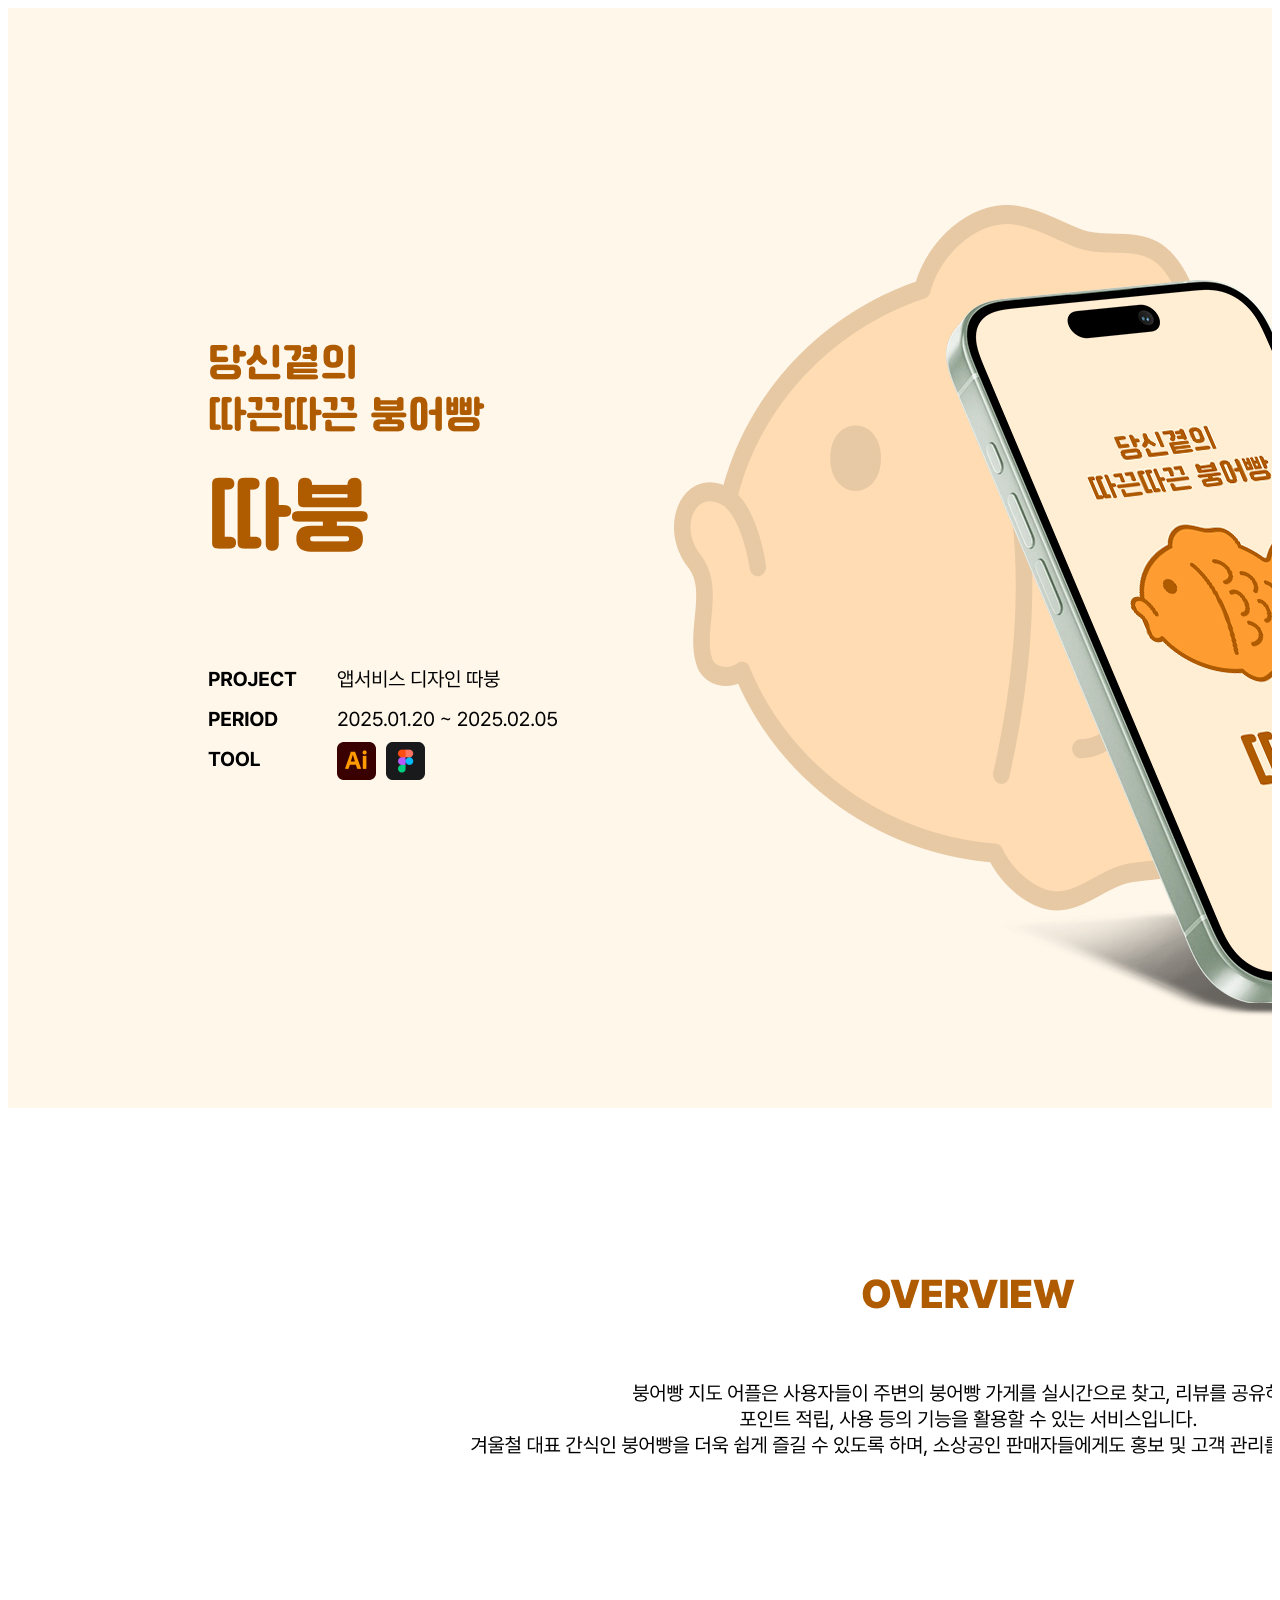
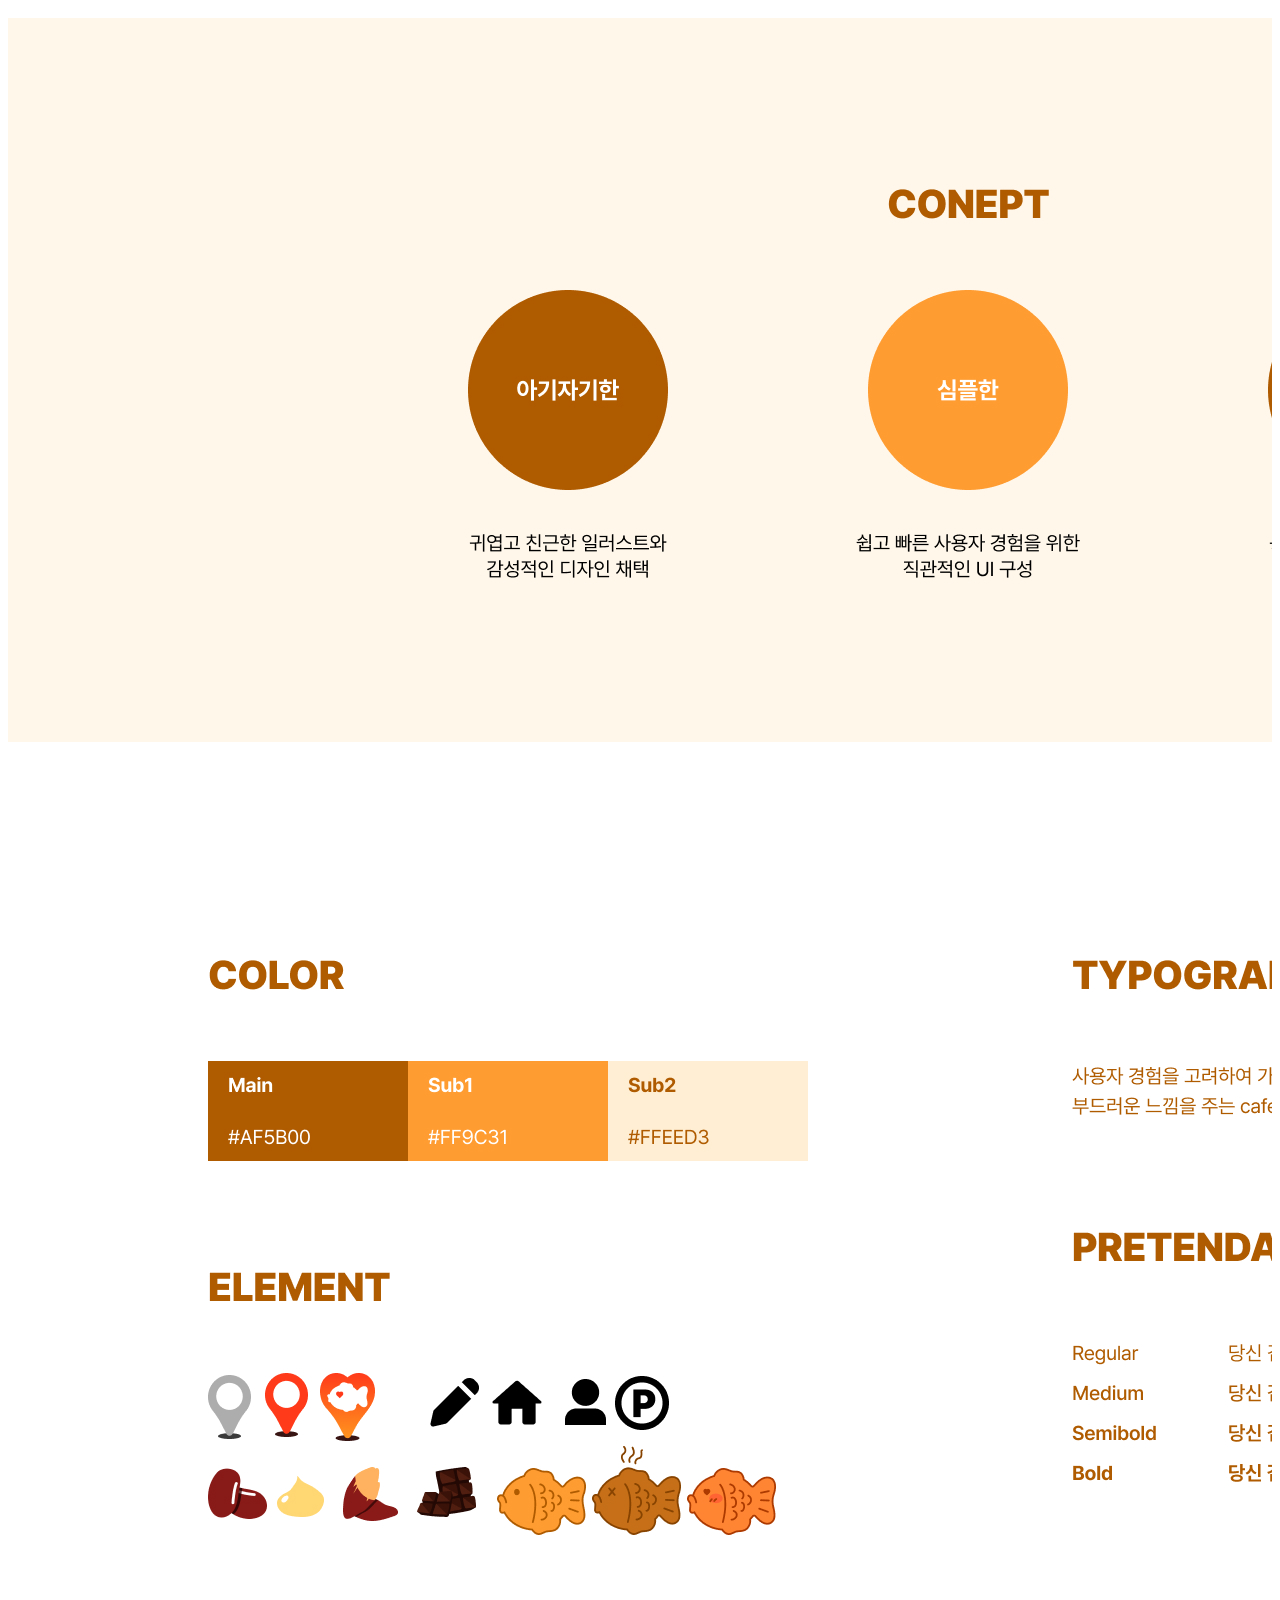
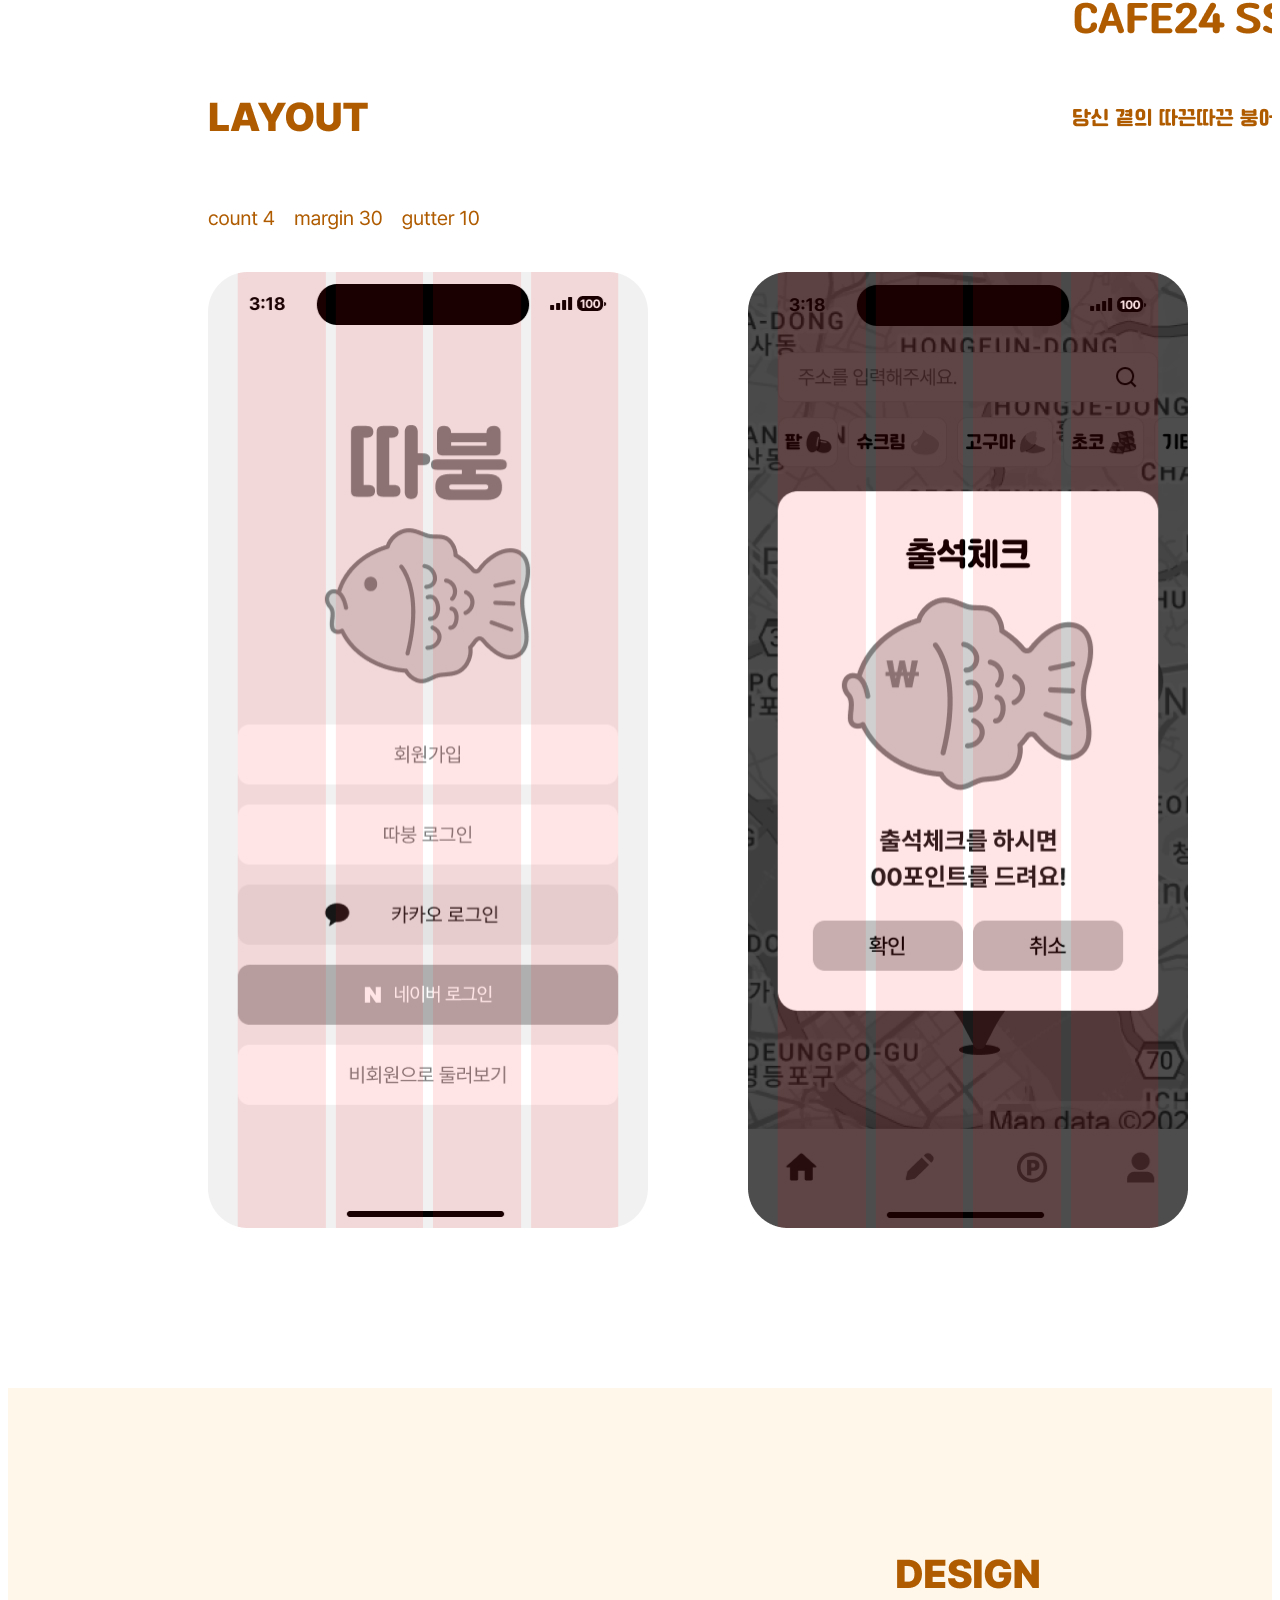
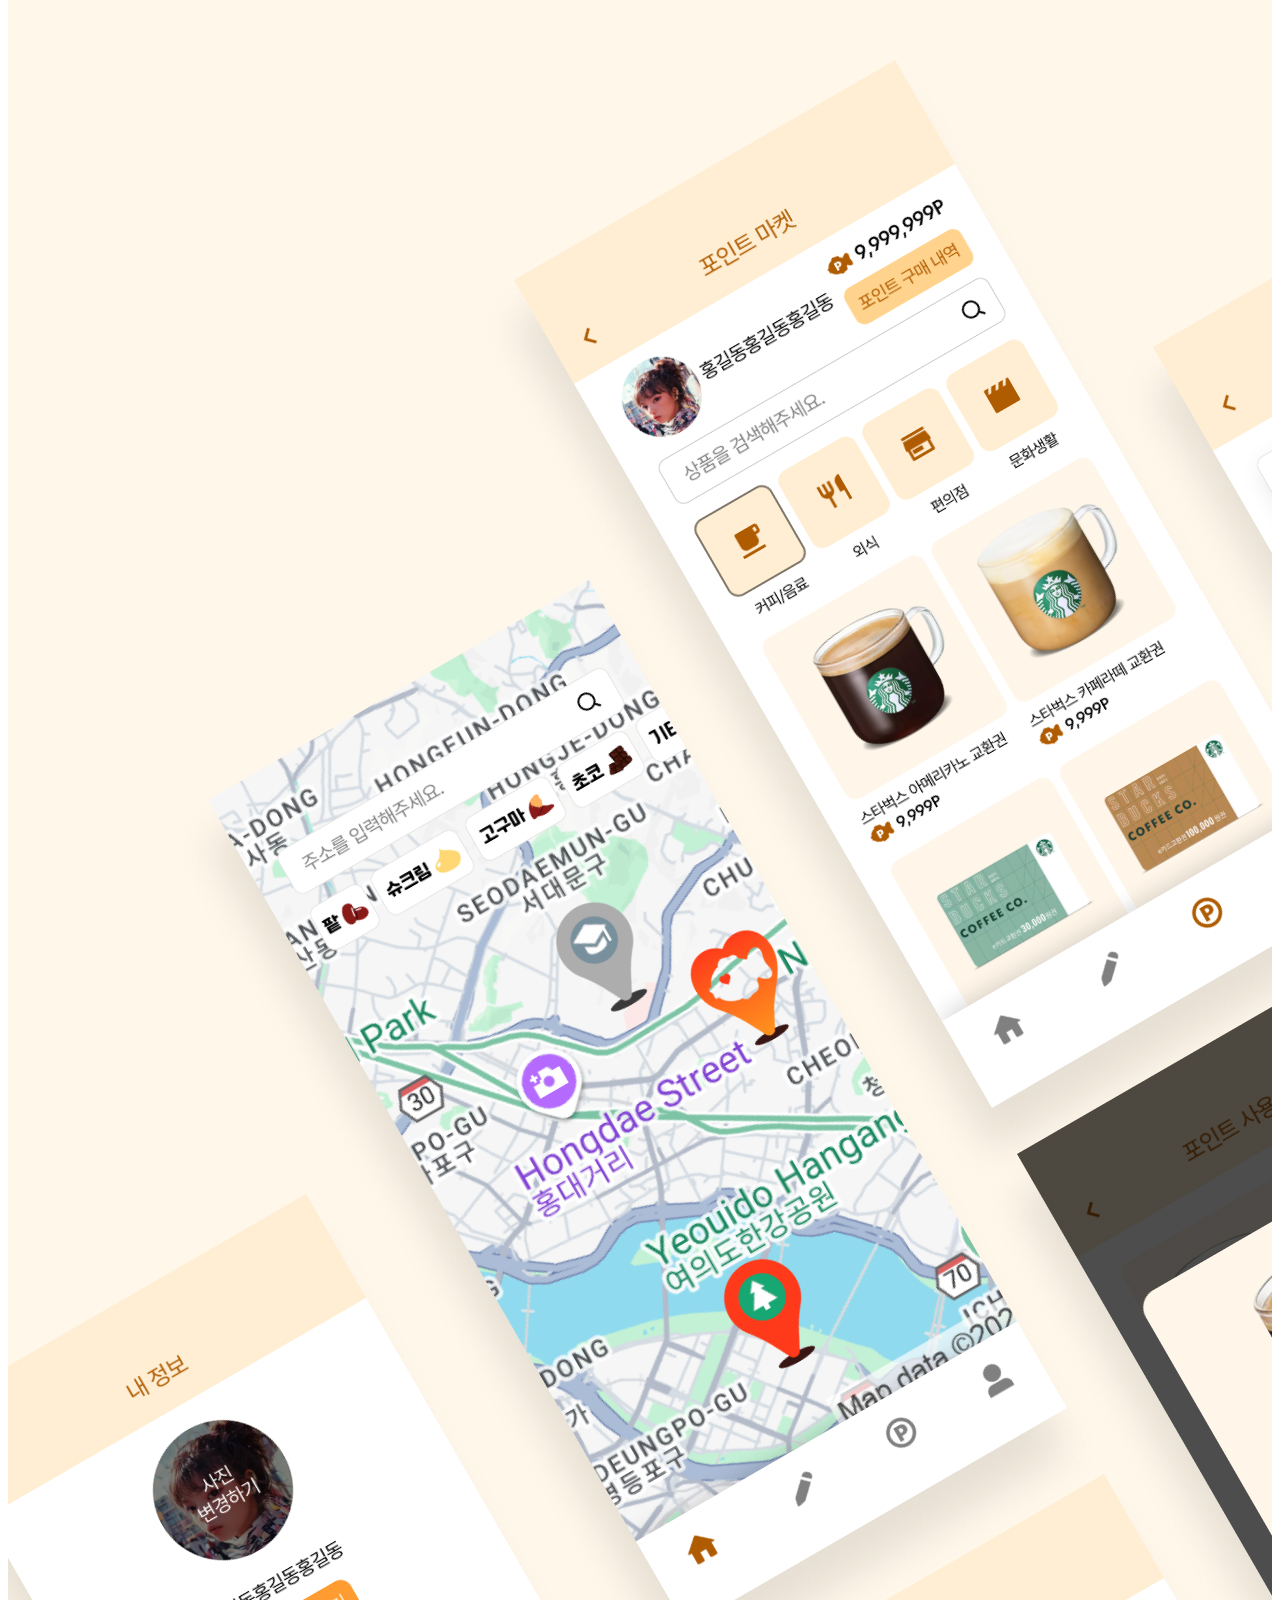
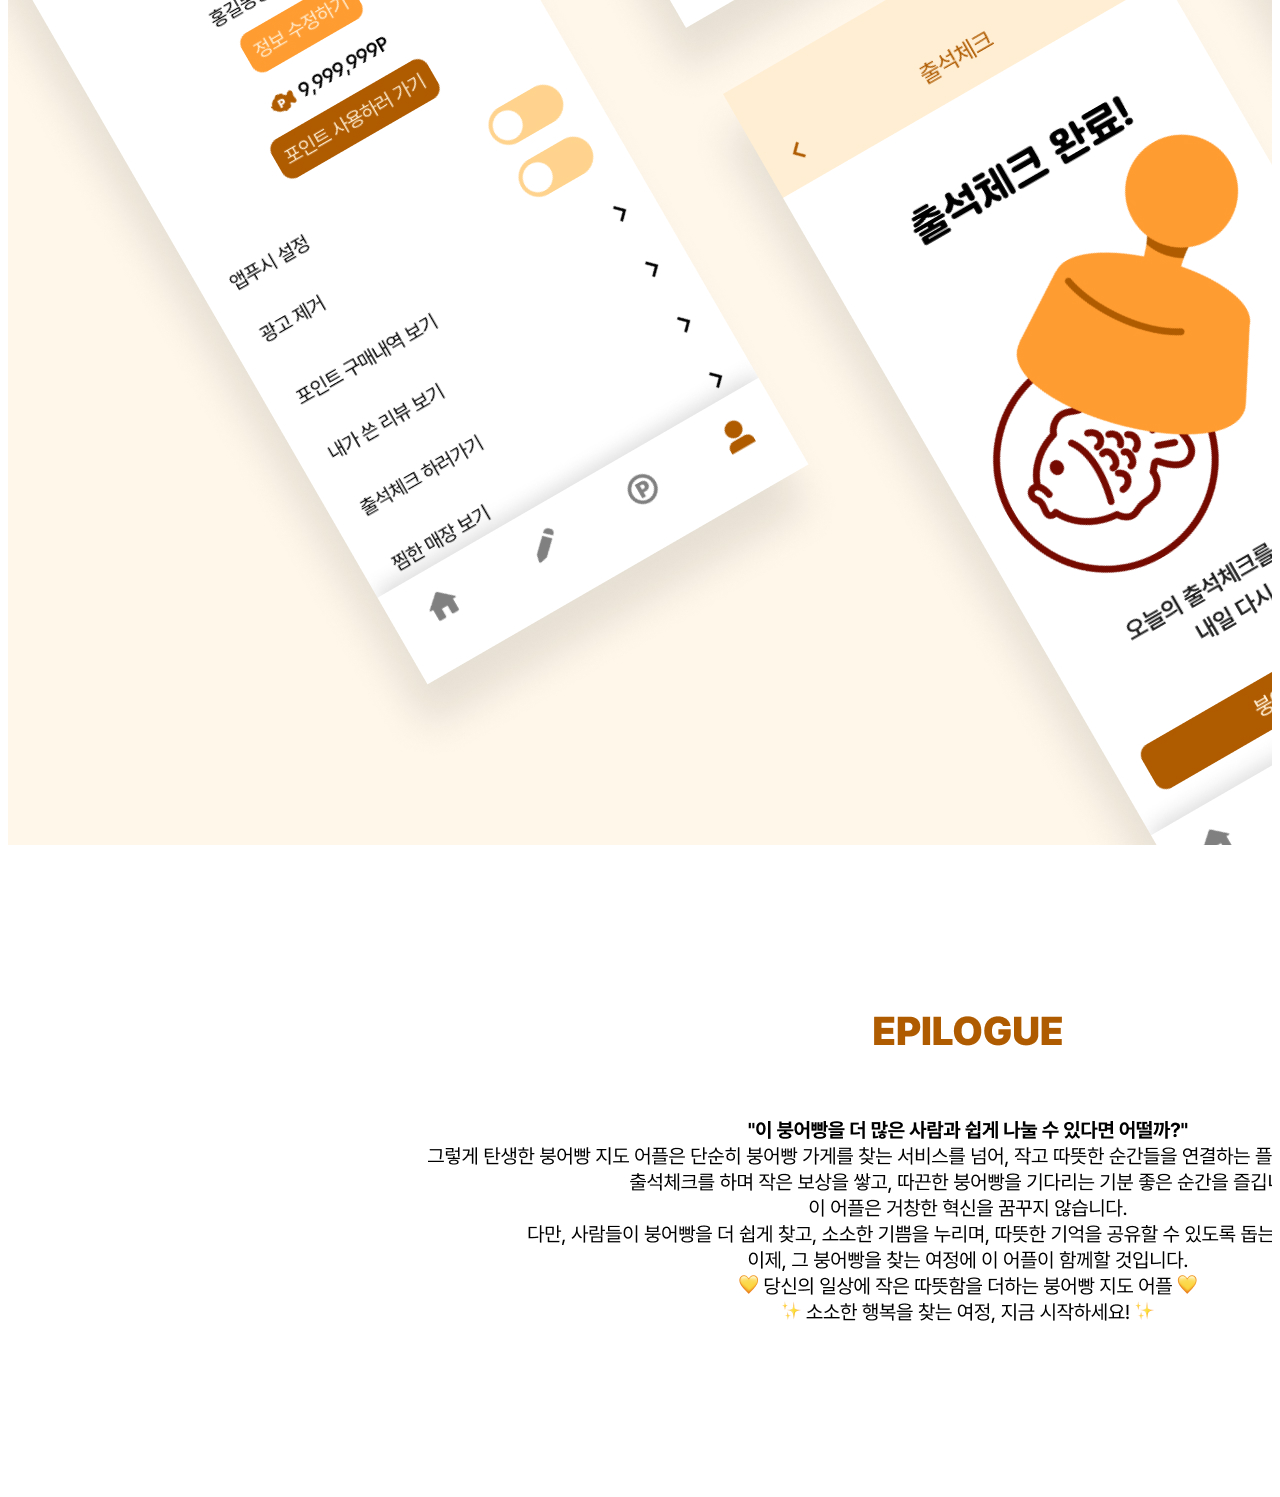
<file: img/app-ddaboong-process.html>
<!DOCTYPE html>
<html lang="ko">
    <head>
        <meta charset="UTF-8" />
        <meta name="viewport" content="width=device-width, initial-scale=1.0" />
        <title>따붕 프로세스 페이지</title>
    </head>
    <style>
        figure {
            width: 100%;
            overflow-x: hidden;
            margin: 0 auto;
        }
    </style>
    <body>
        <figure><img src="./ddabong-pp.jpg" alt="따붕 프로세스 페이지" /></figure>
    </body>
</html>
</file>
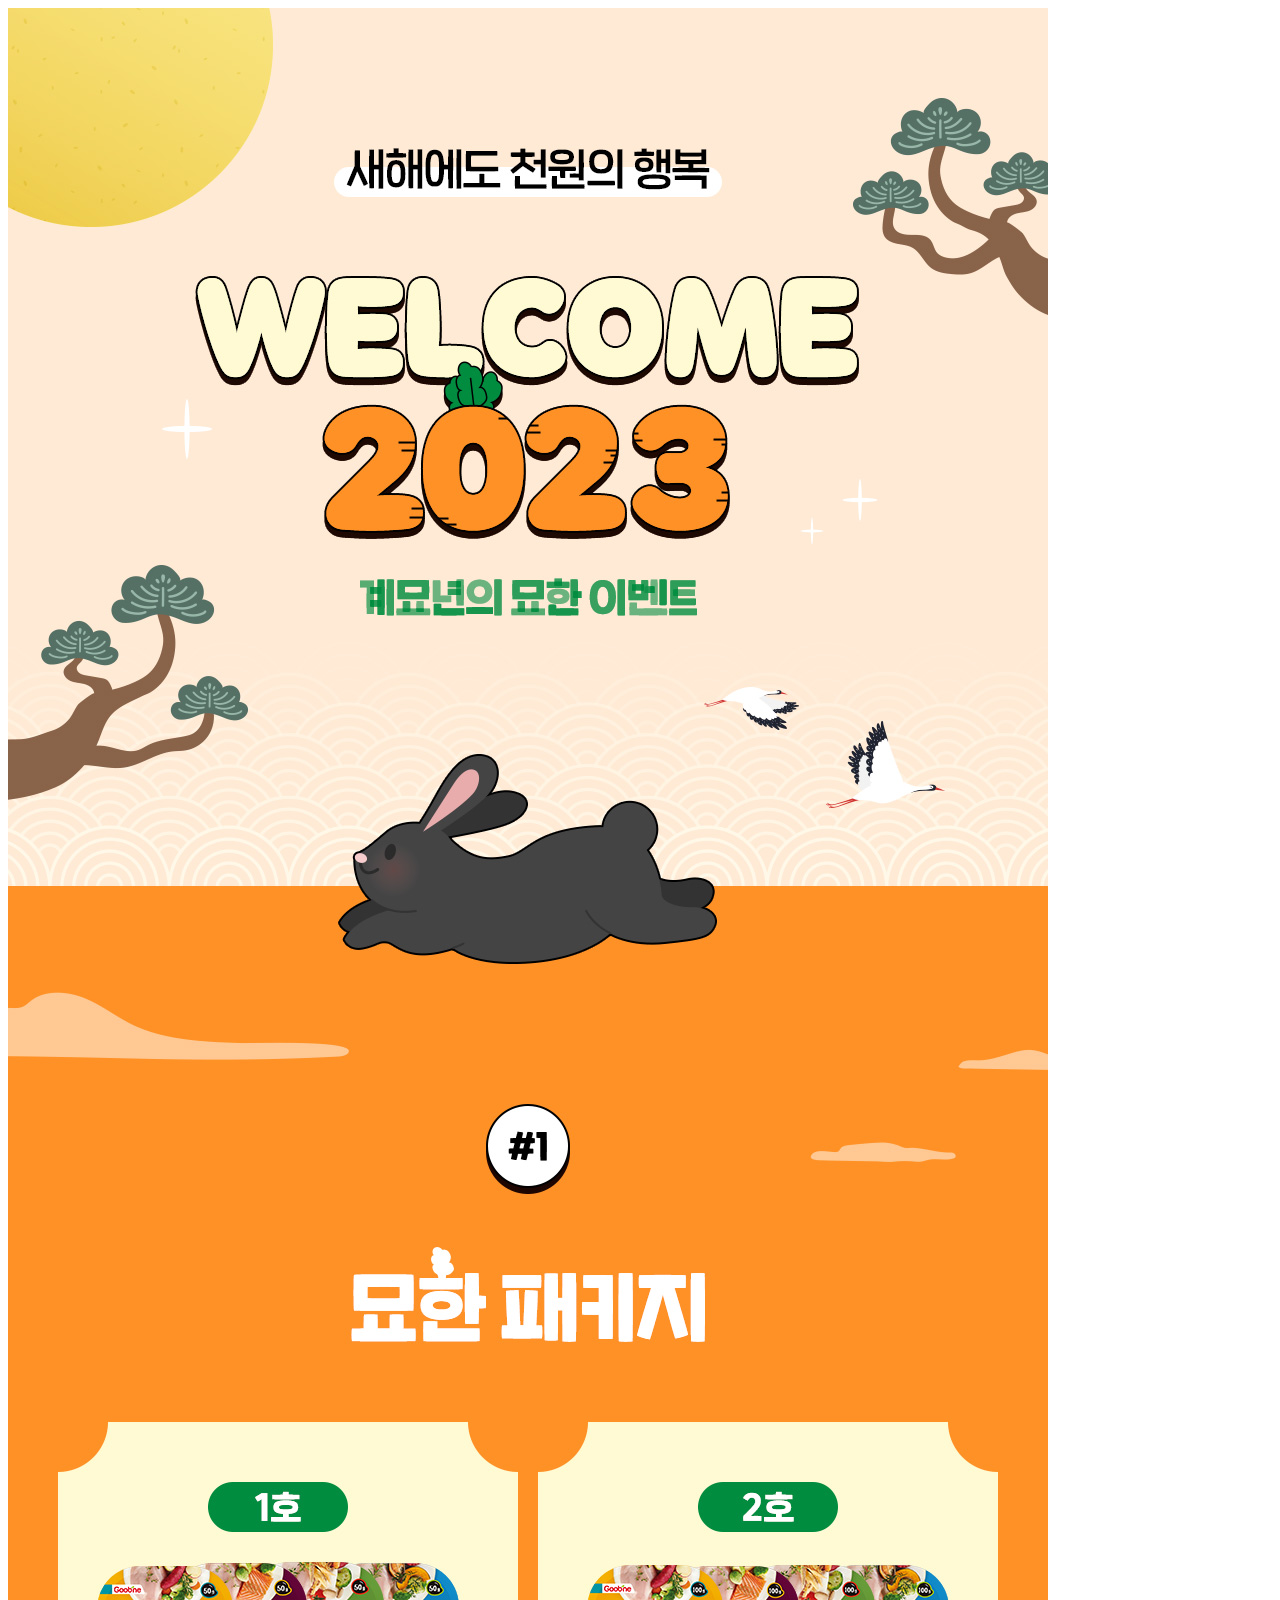
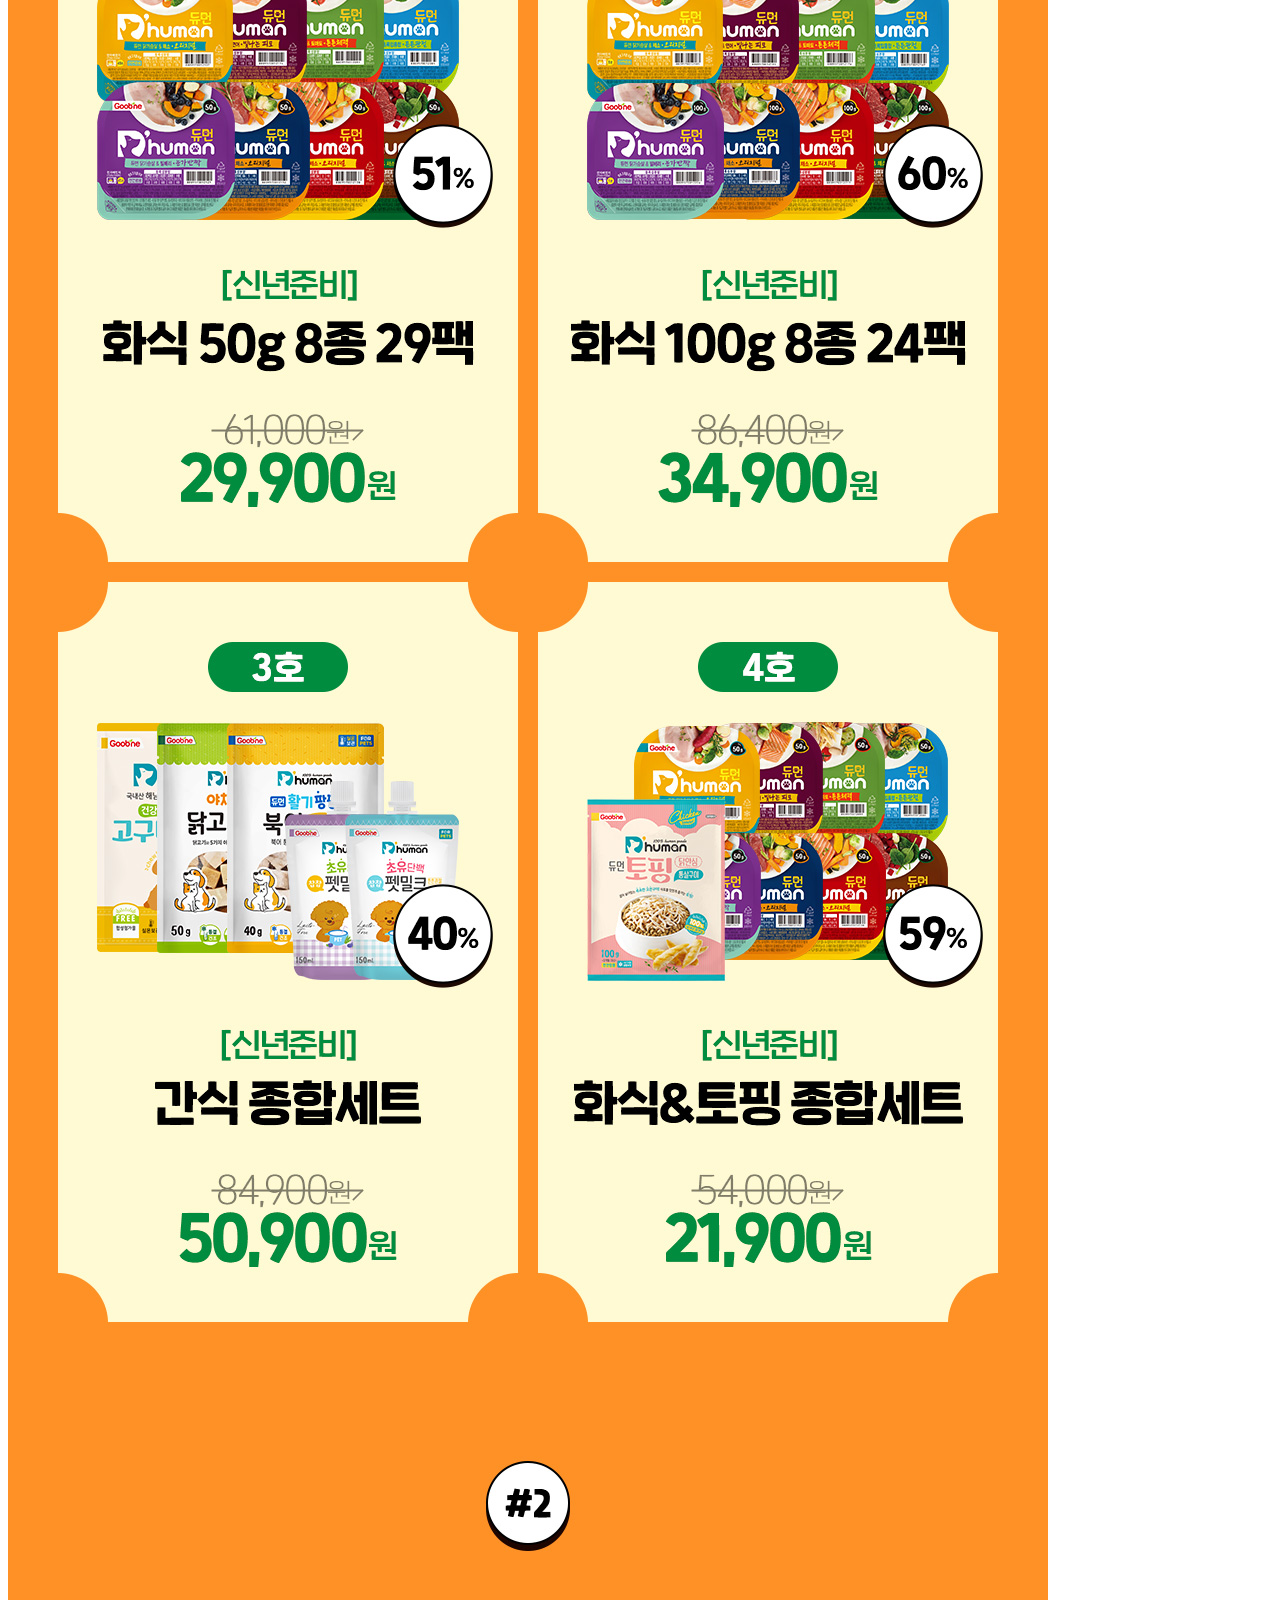
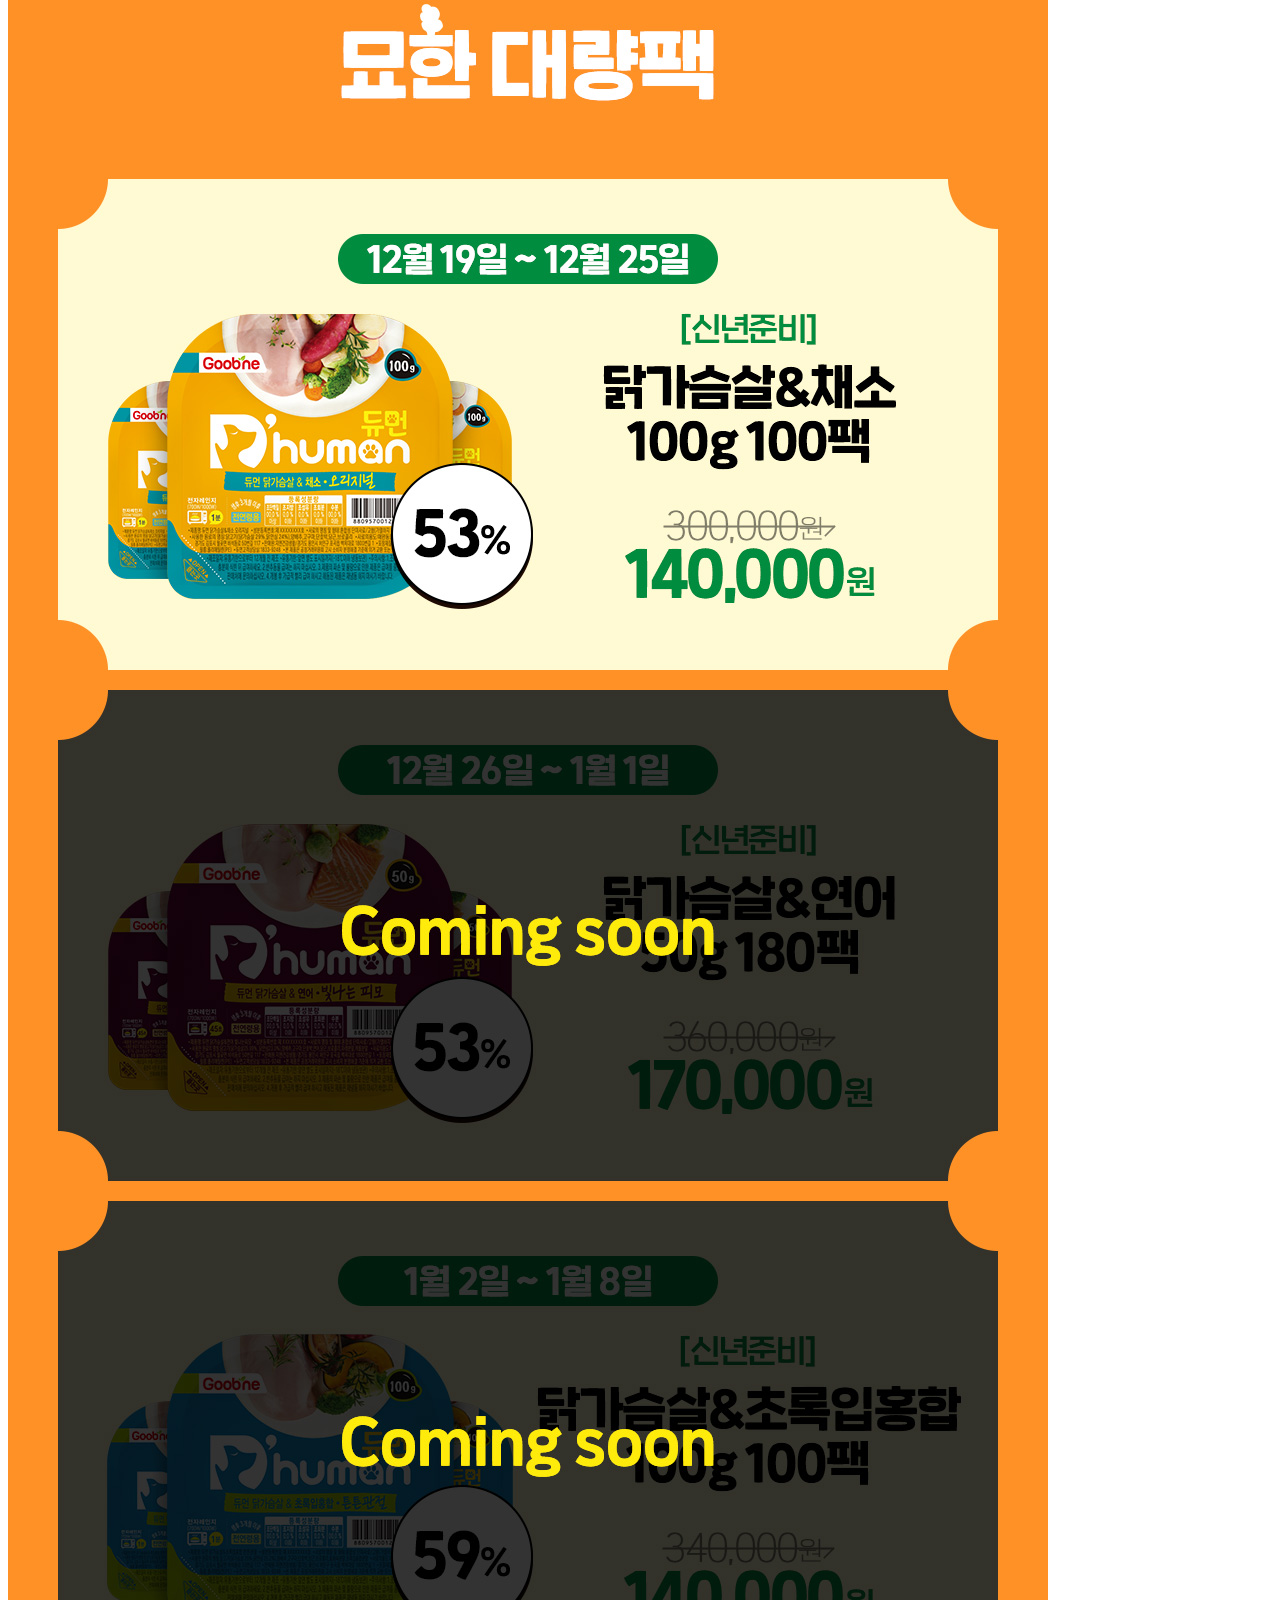
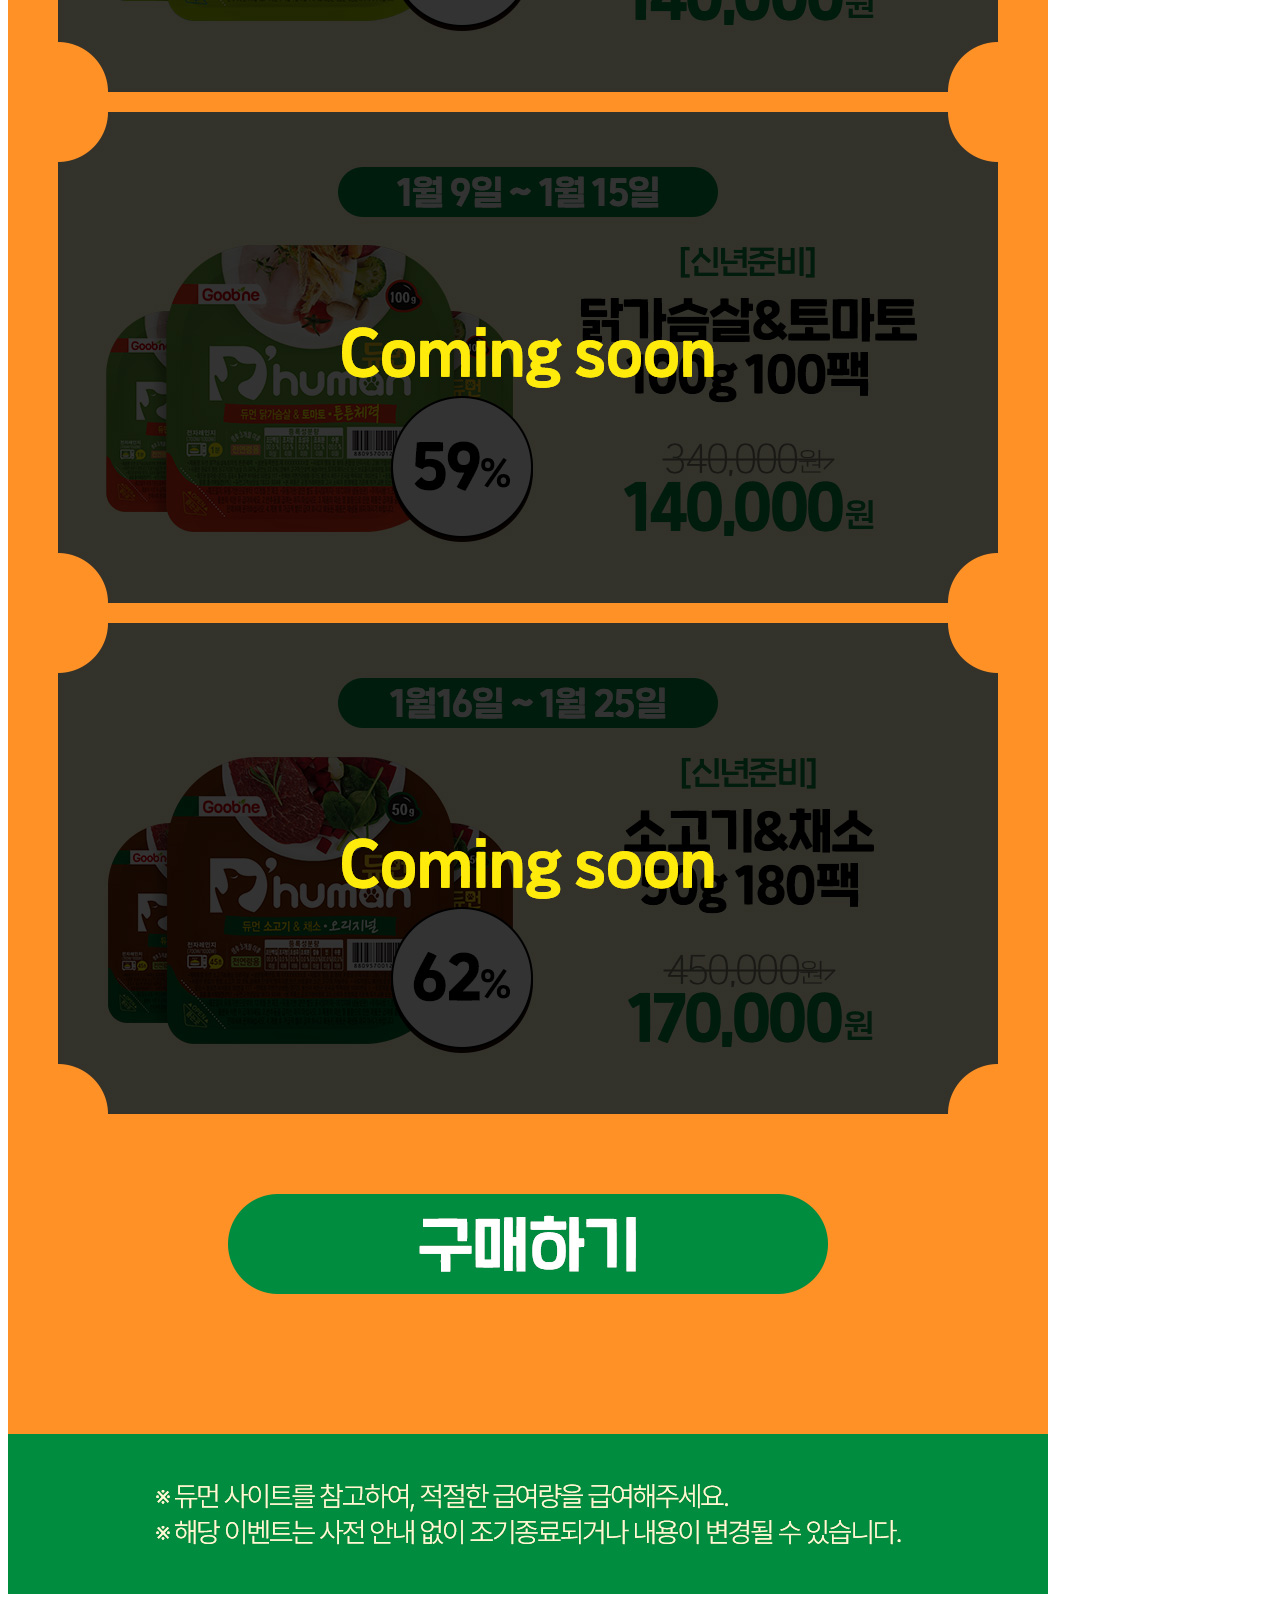
<file: img/promotion-2023.html>
<!DOCTYPE html>
<html lang="ko">
    <head>
        <meta charset="UTF-8" />
        <meta name="viewport" content="width=device-width, initial-scale=1.0" />
        <title>듀먼 새해특가</title>
    </head>
    <style>
        figure {
            width: 100%;
            overflow-x: hidden;
            margin: 0 auto;
        }
    </style>
    <body>
        <figure><img src="./1219_welcome2023_event-page_01_1_1219-1225.jpg" alt="새해특가" /></figure>
    </body>
</html>
</file>
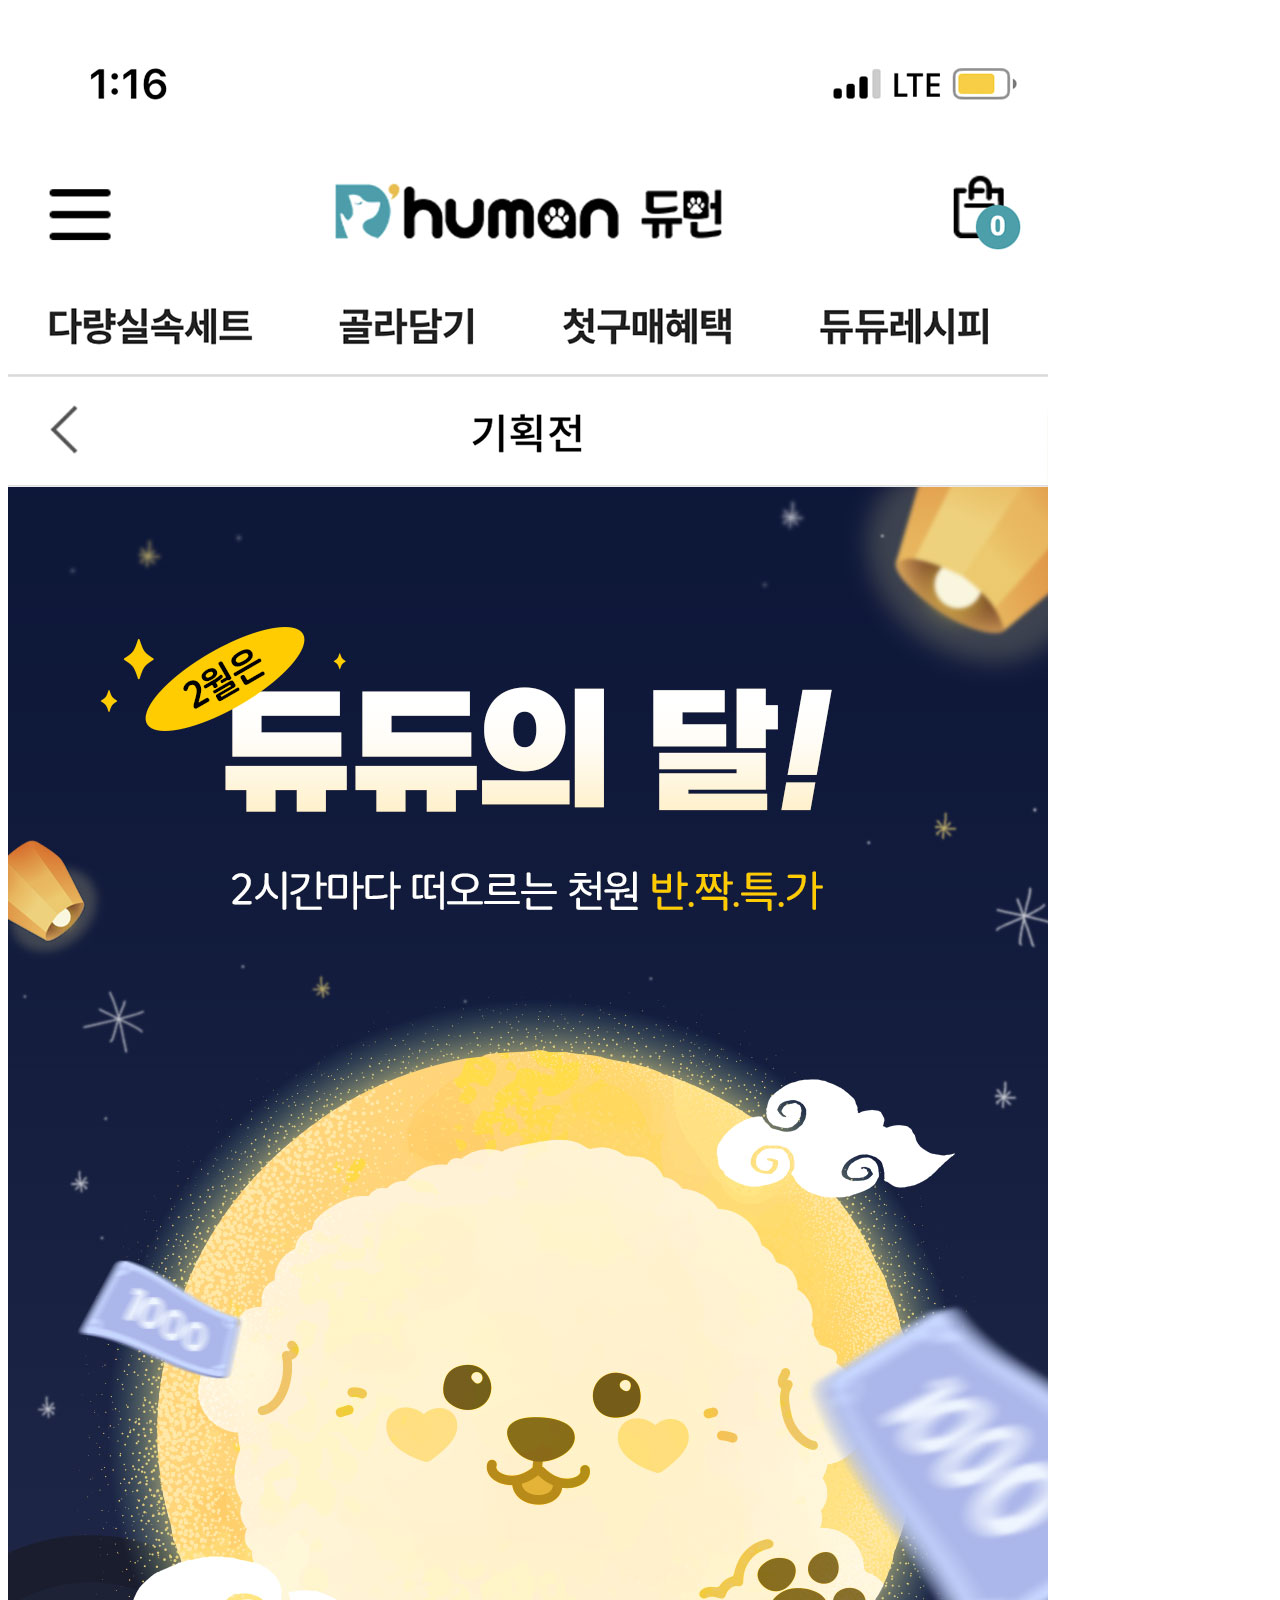
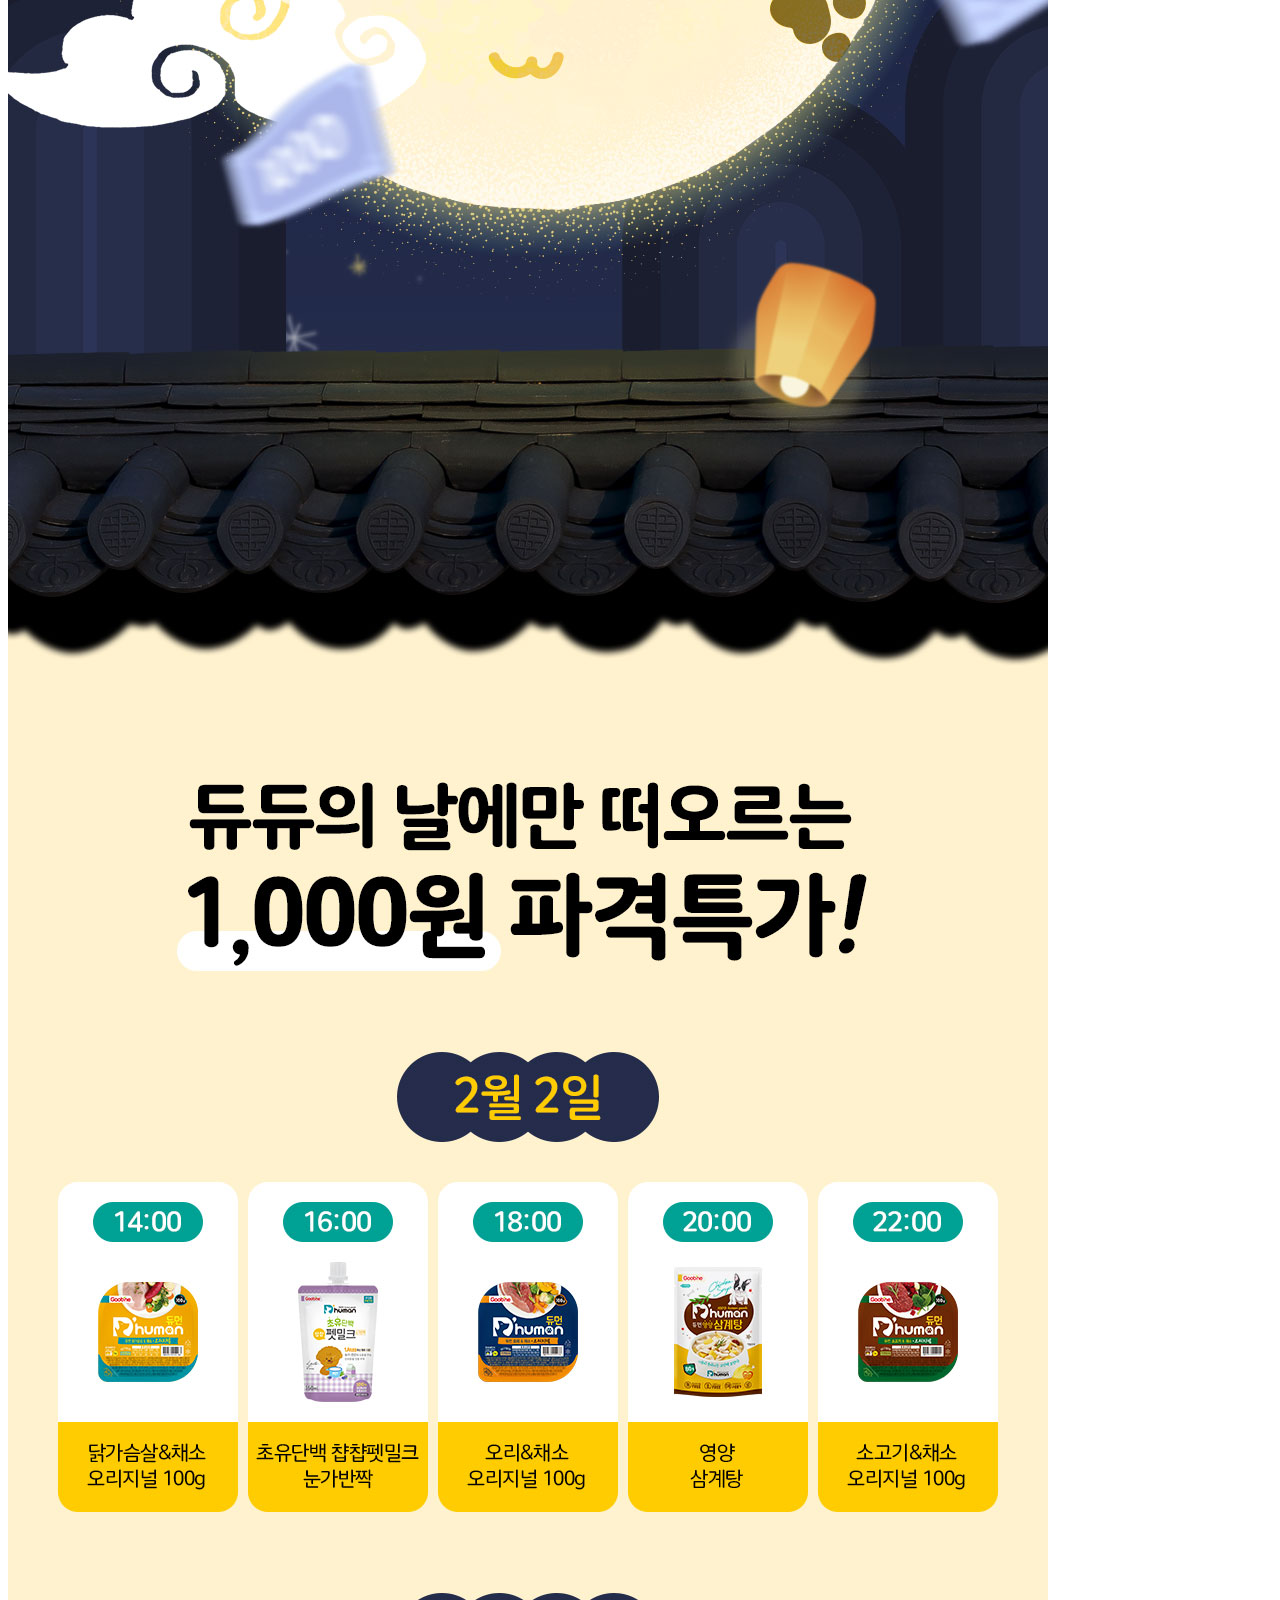
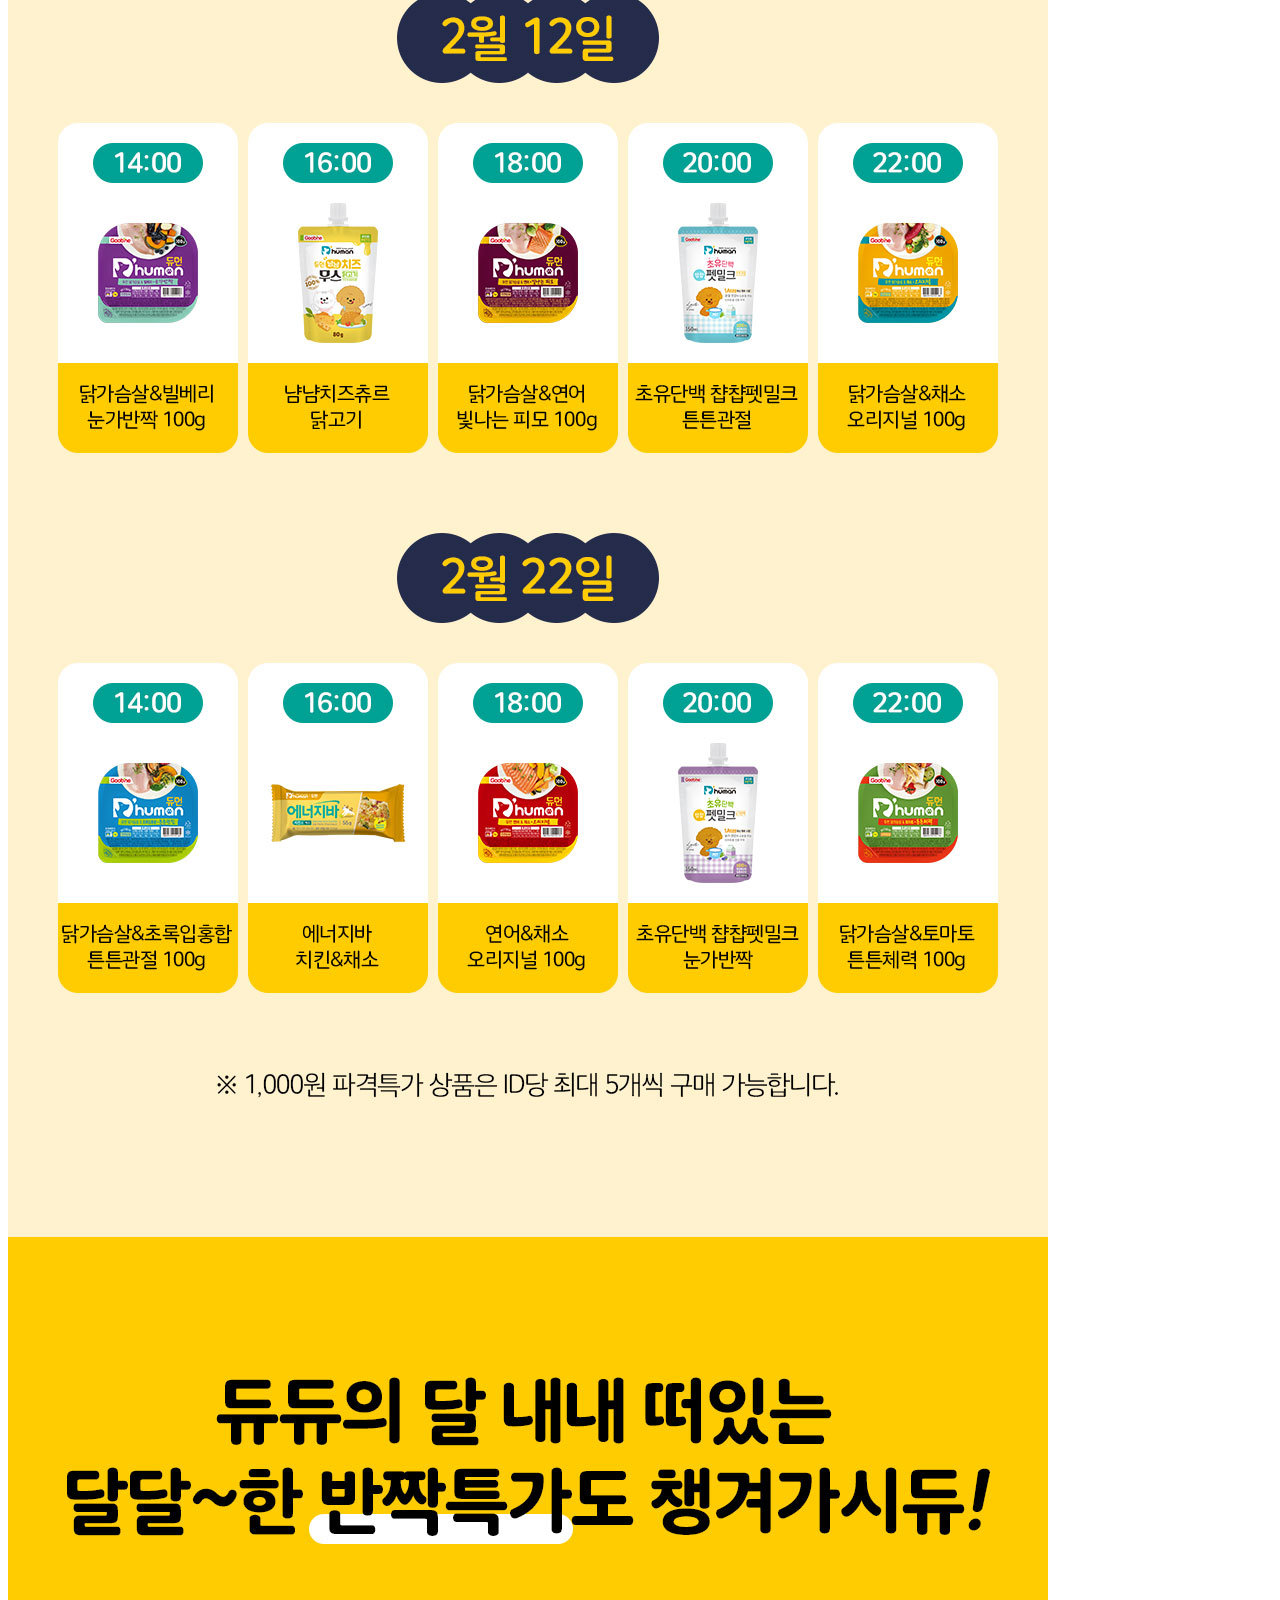
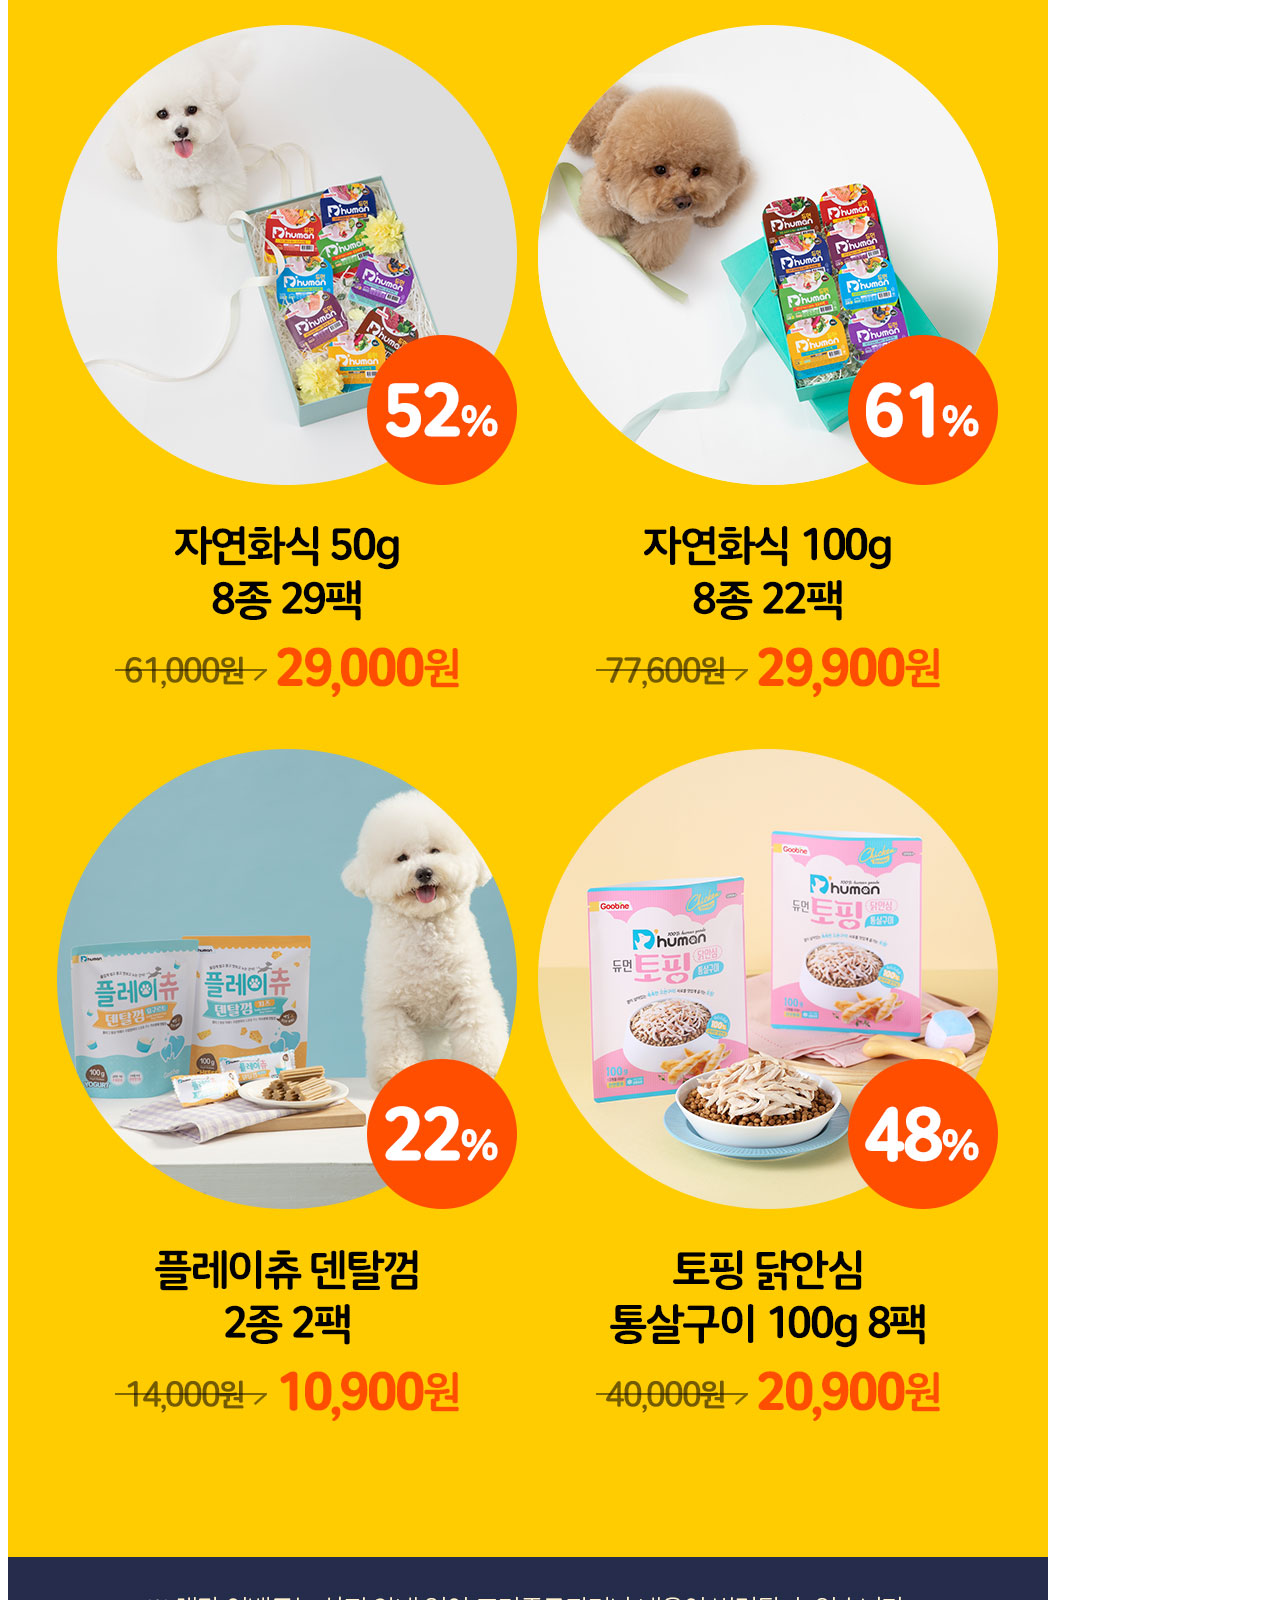
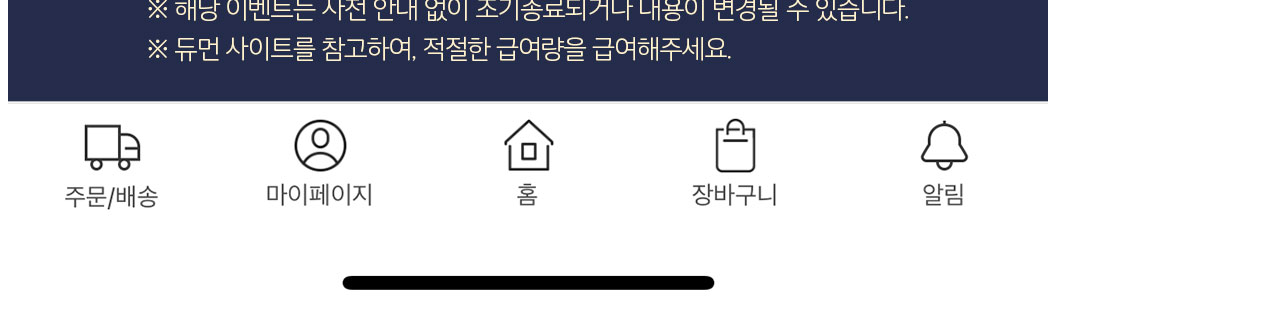
<file: img/promotion-22sale.html>
<!DOCTYPE html>
<html lang="ko">
    <head>
        <meta charset="UTF-8" />
        <meta name="viewport" content="width=device-width, initial-scale=1.0" />
        <title>듀먼 달달특가</title>
    </head>
    <style>
        figure {
            width: 100%;
            overflow-x: hidden;
            margin: 0 auto;
        }
    </style>
    <body>
        <figure><img src="./0201_event-page_M_view.jpg" alt="달달특가" /></figure>
    </body>
</html>
</file>
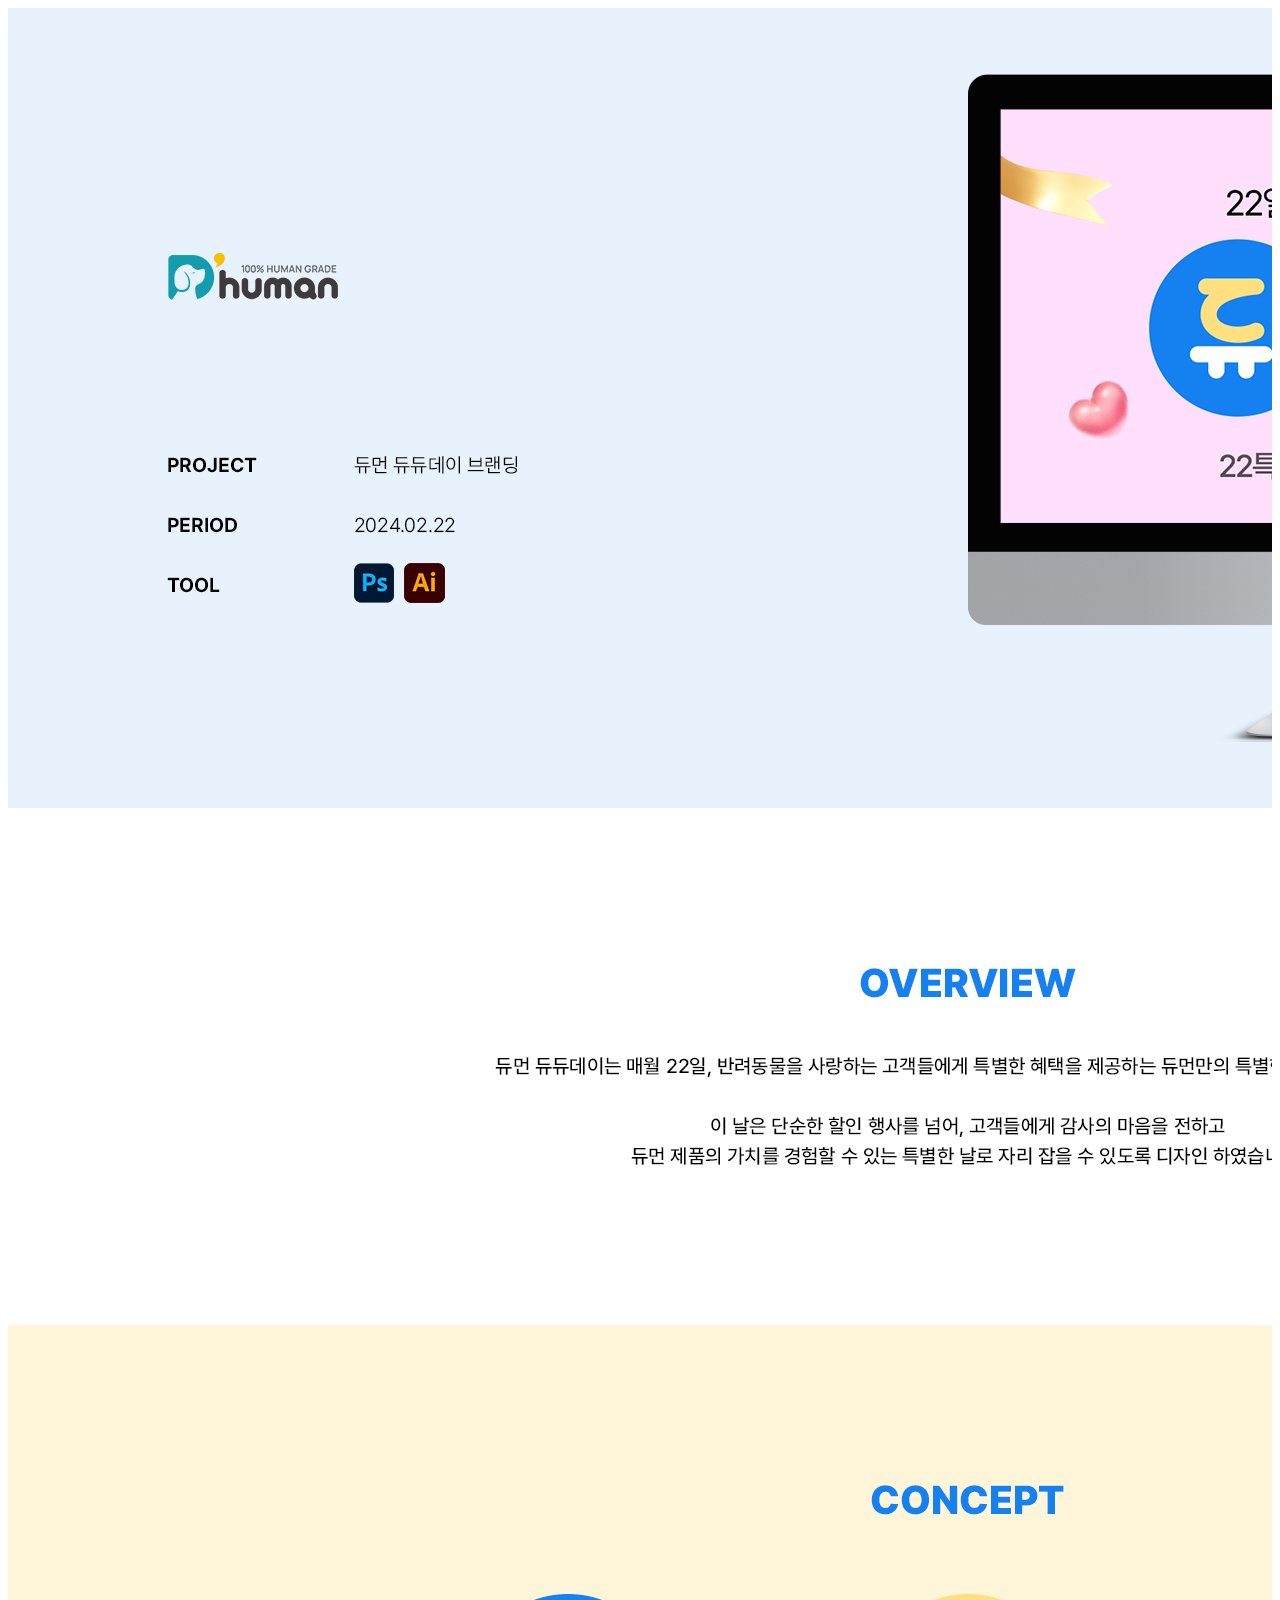
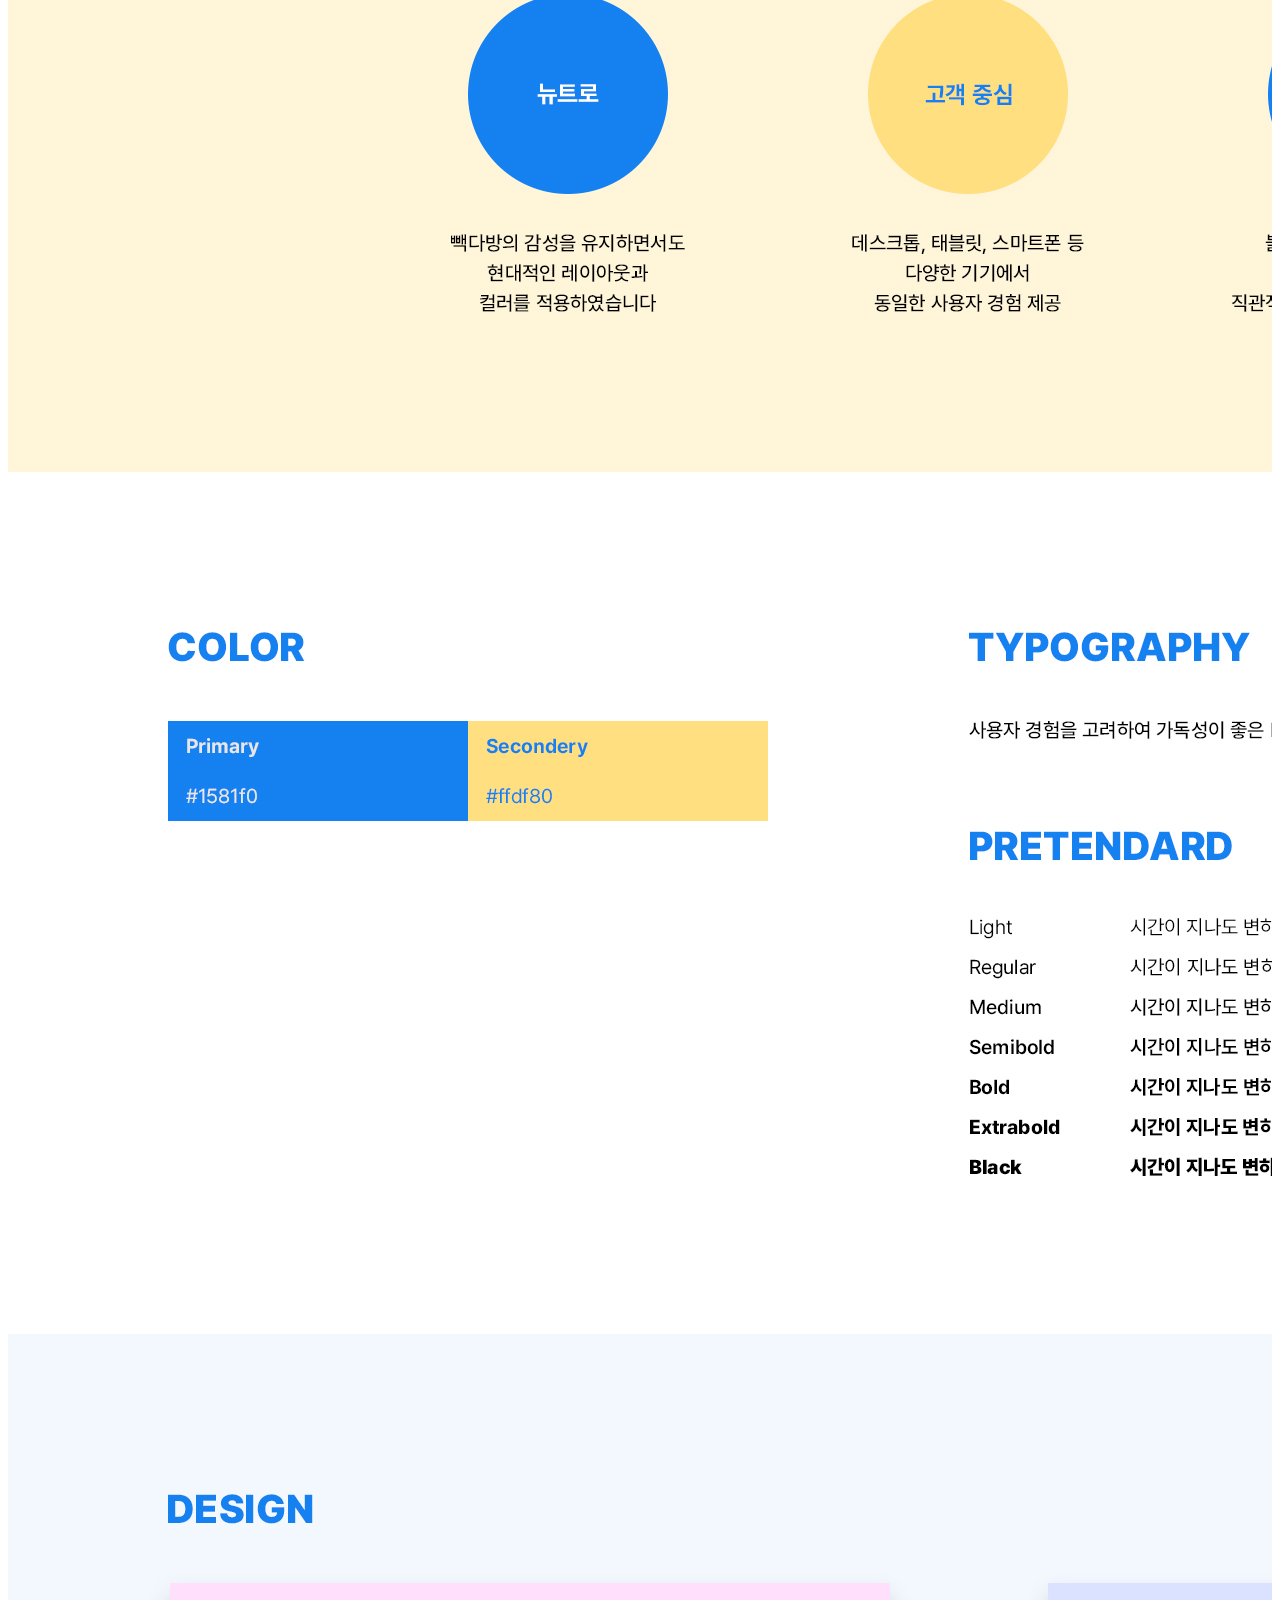
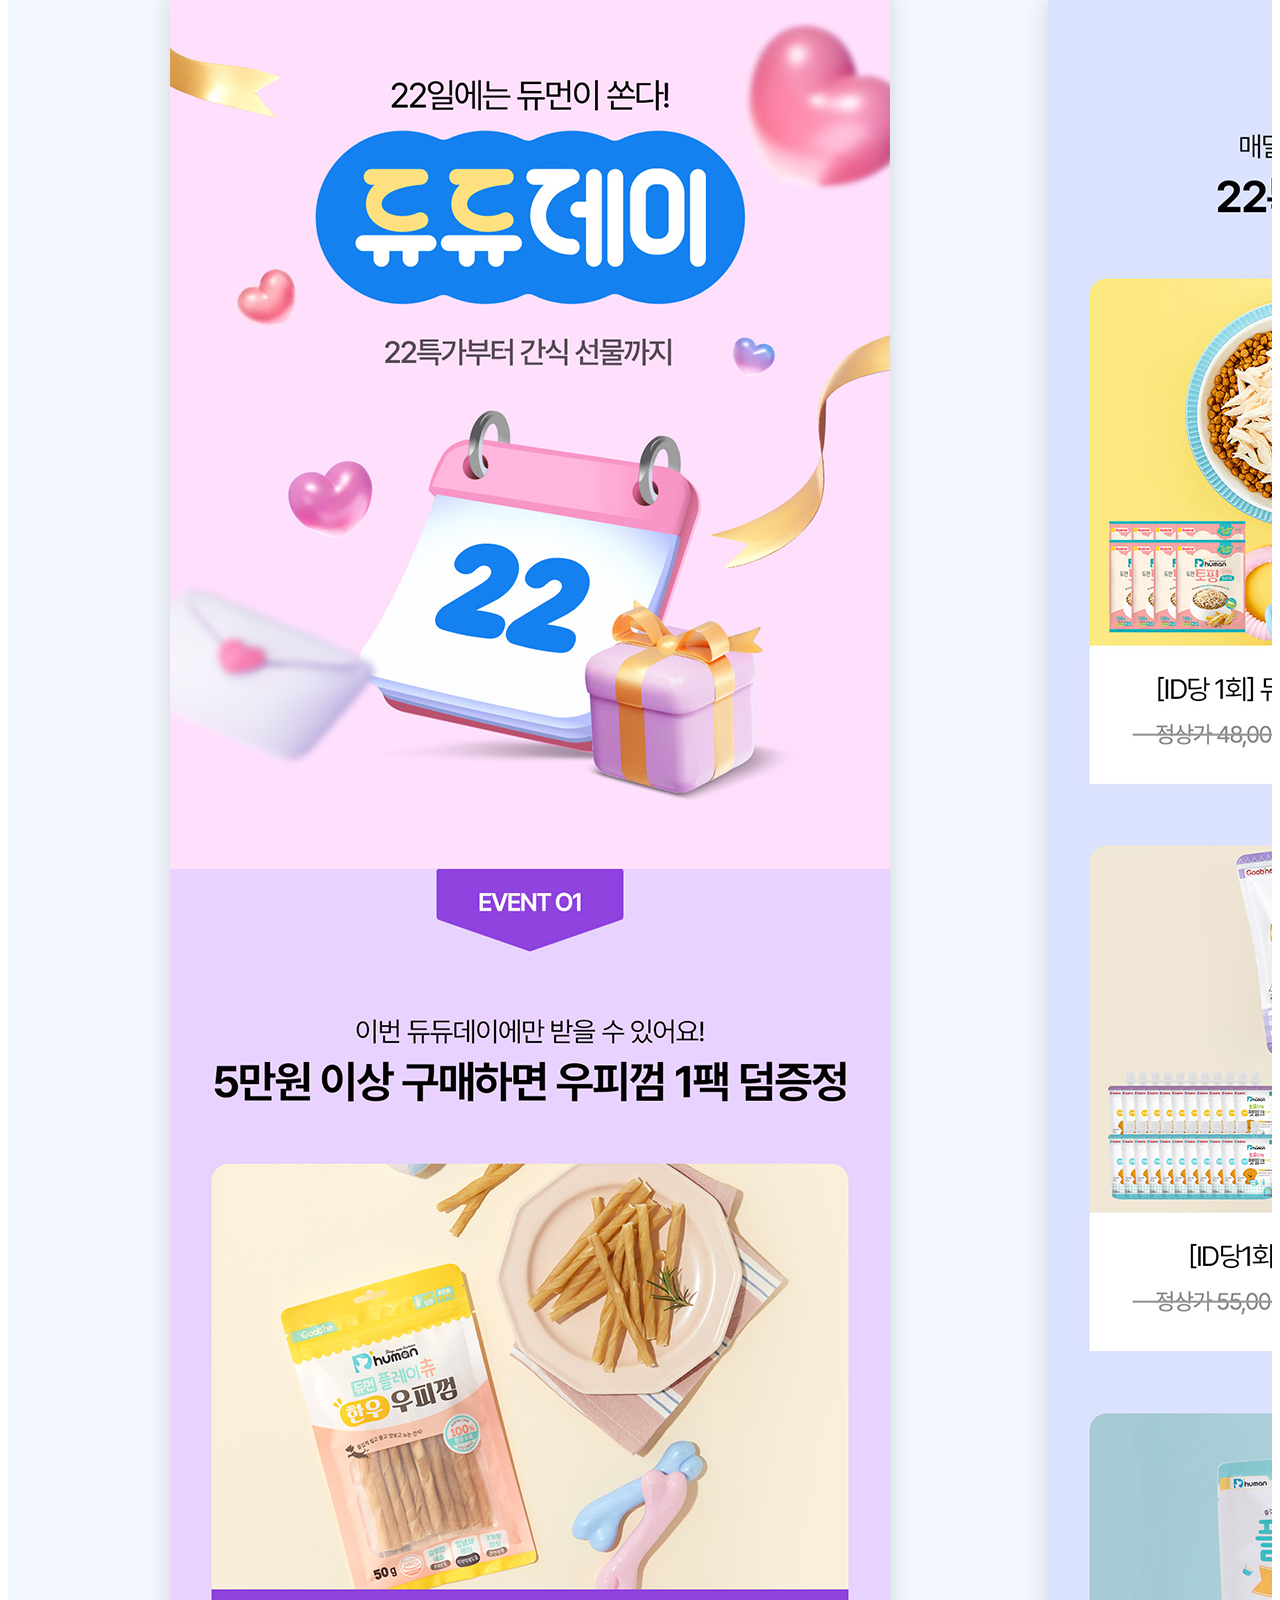
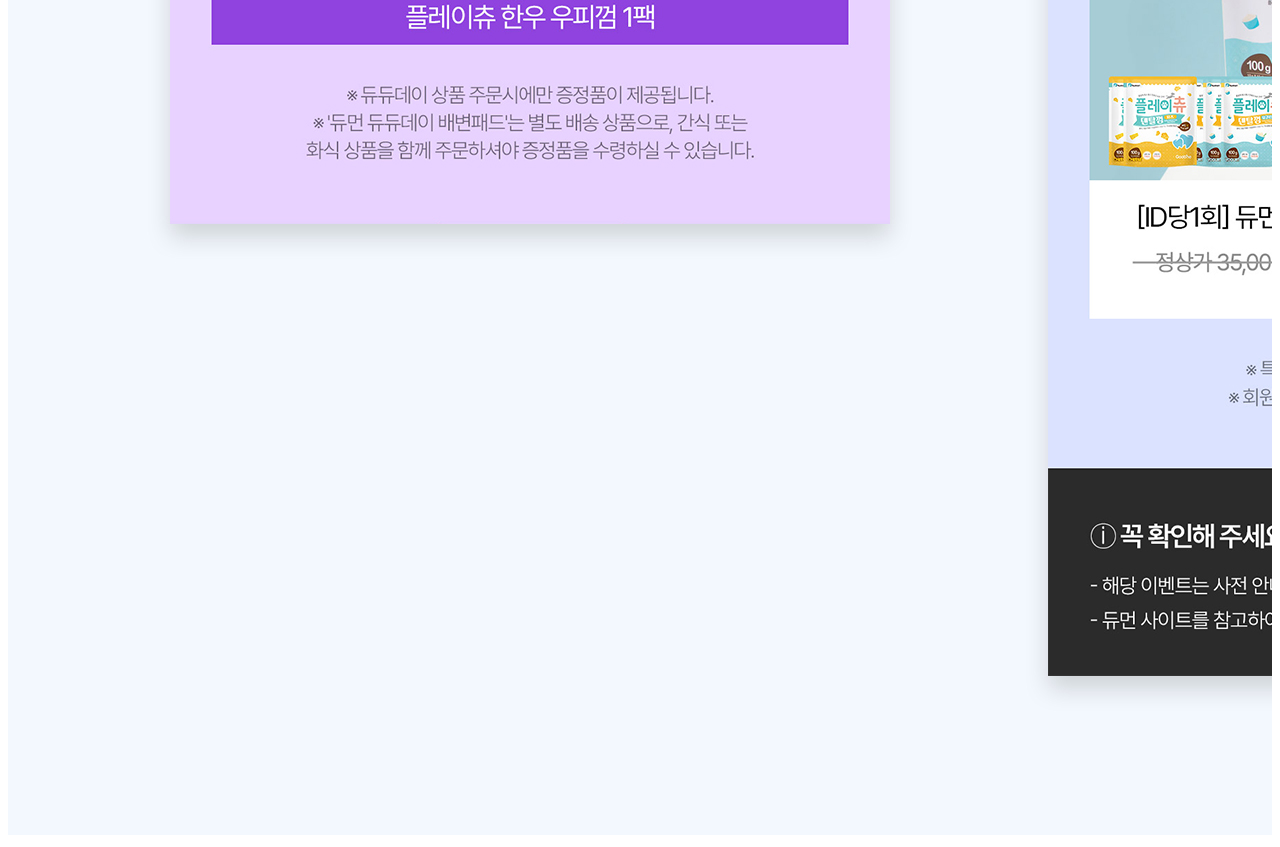
<file: img/promotion-dhudhuday-process.html>
<!DOCTYPE html>
<html lang="ko">
    <head>
        <meta charset="UTF-8" />
        <meta name="viewport" content="width=device-width, initial-scale=1.0" />
        <title>듀듀데이 프로세스 페이지</title>
    </head>
    <style>
        figure {
            width: 100%;
            overflow-x: hidden;
            margin: 0 auto;
        }
    </style>
    <body>
        <figure><img src="./dhudhu-pp.jpg" alt="듀듀데이" /></figure>
    </body>
</html>
</file>
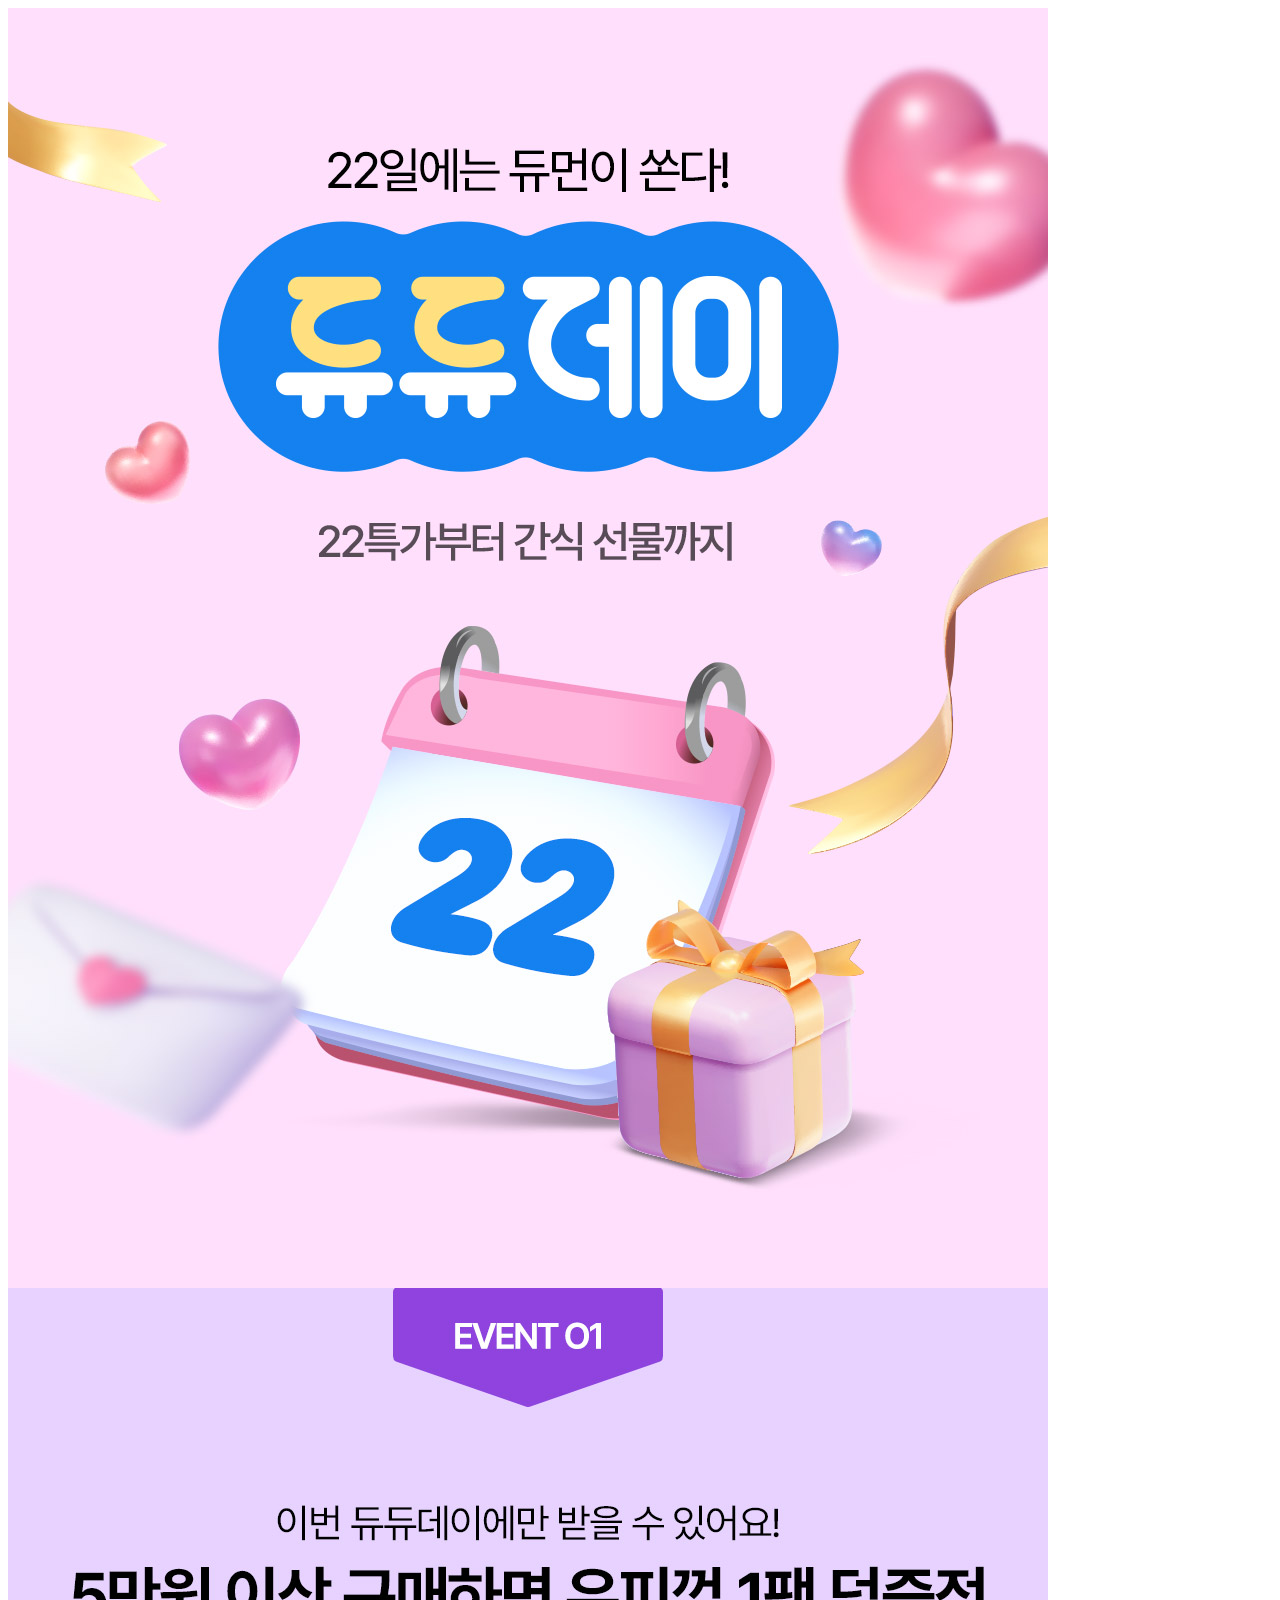
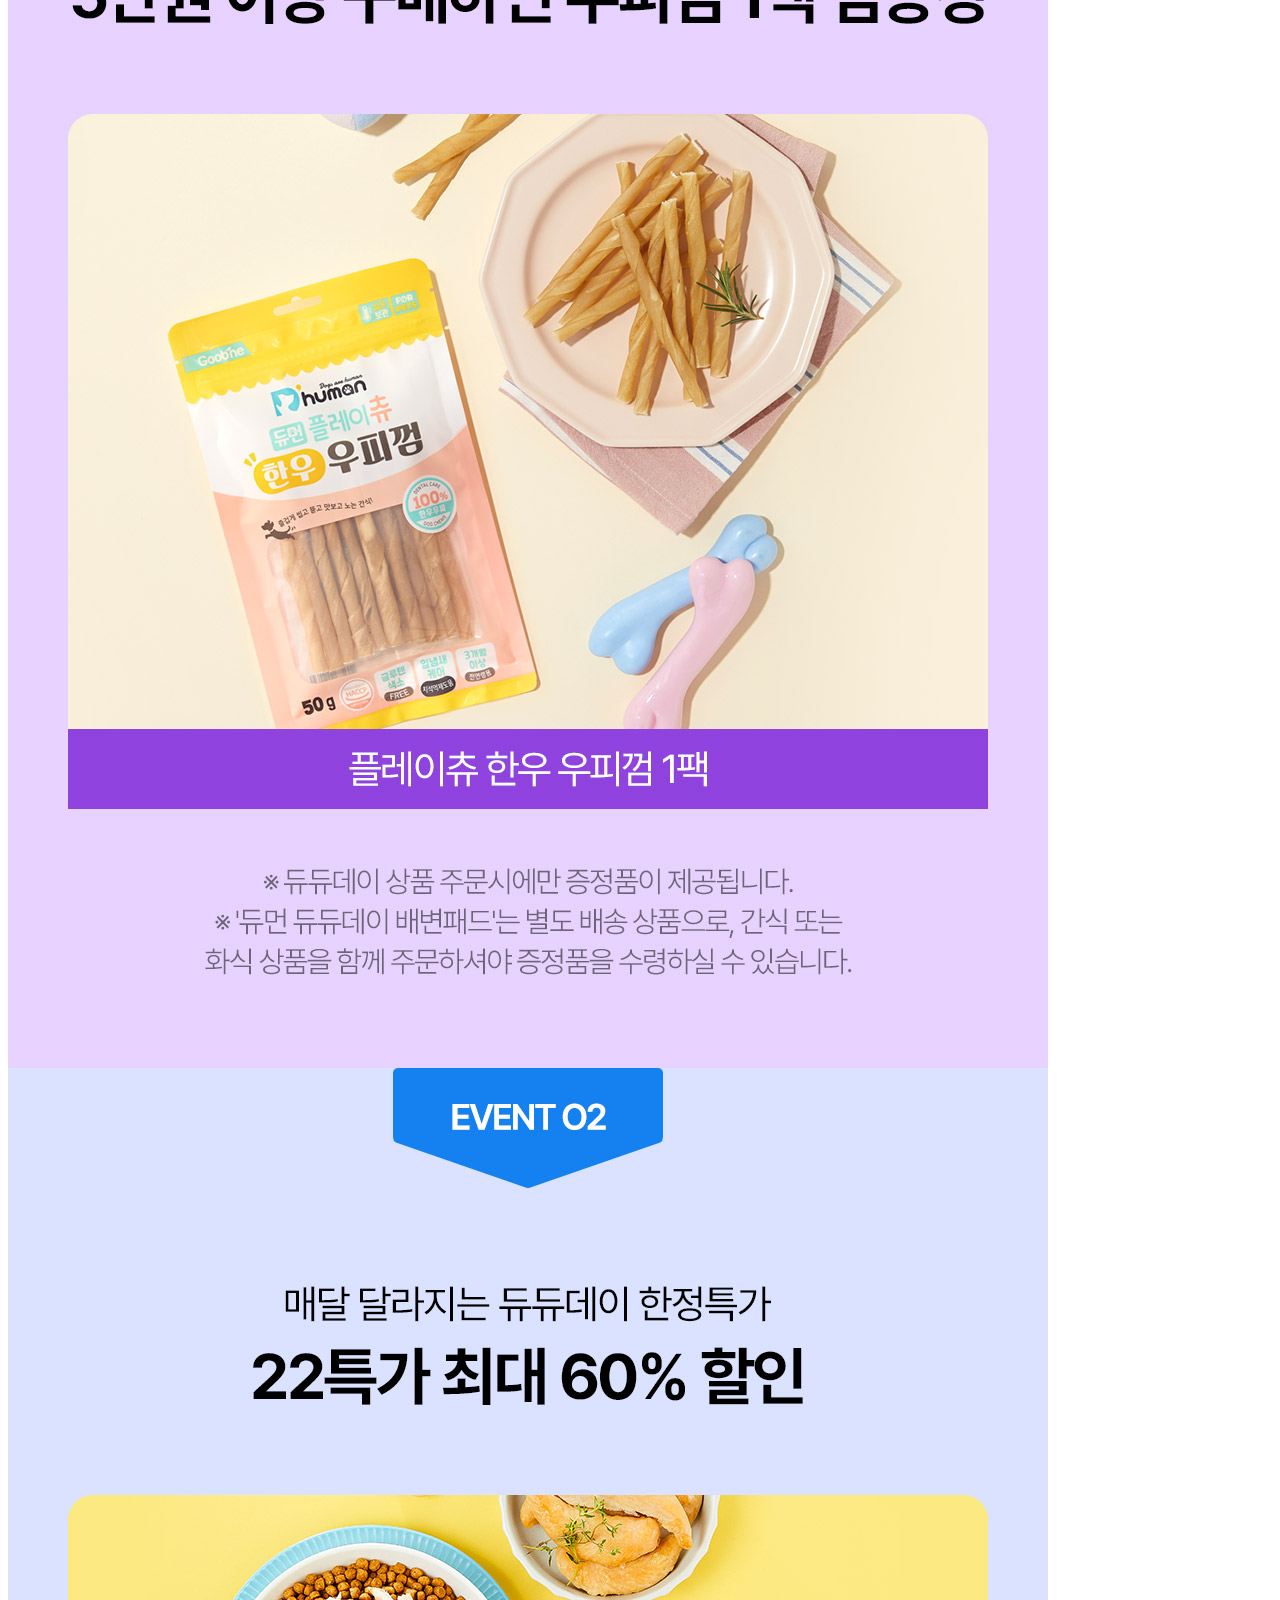
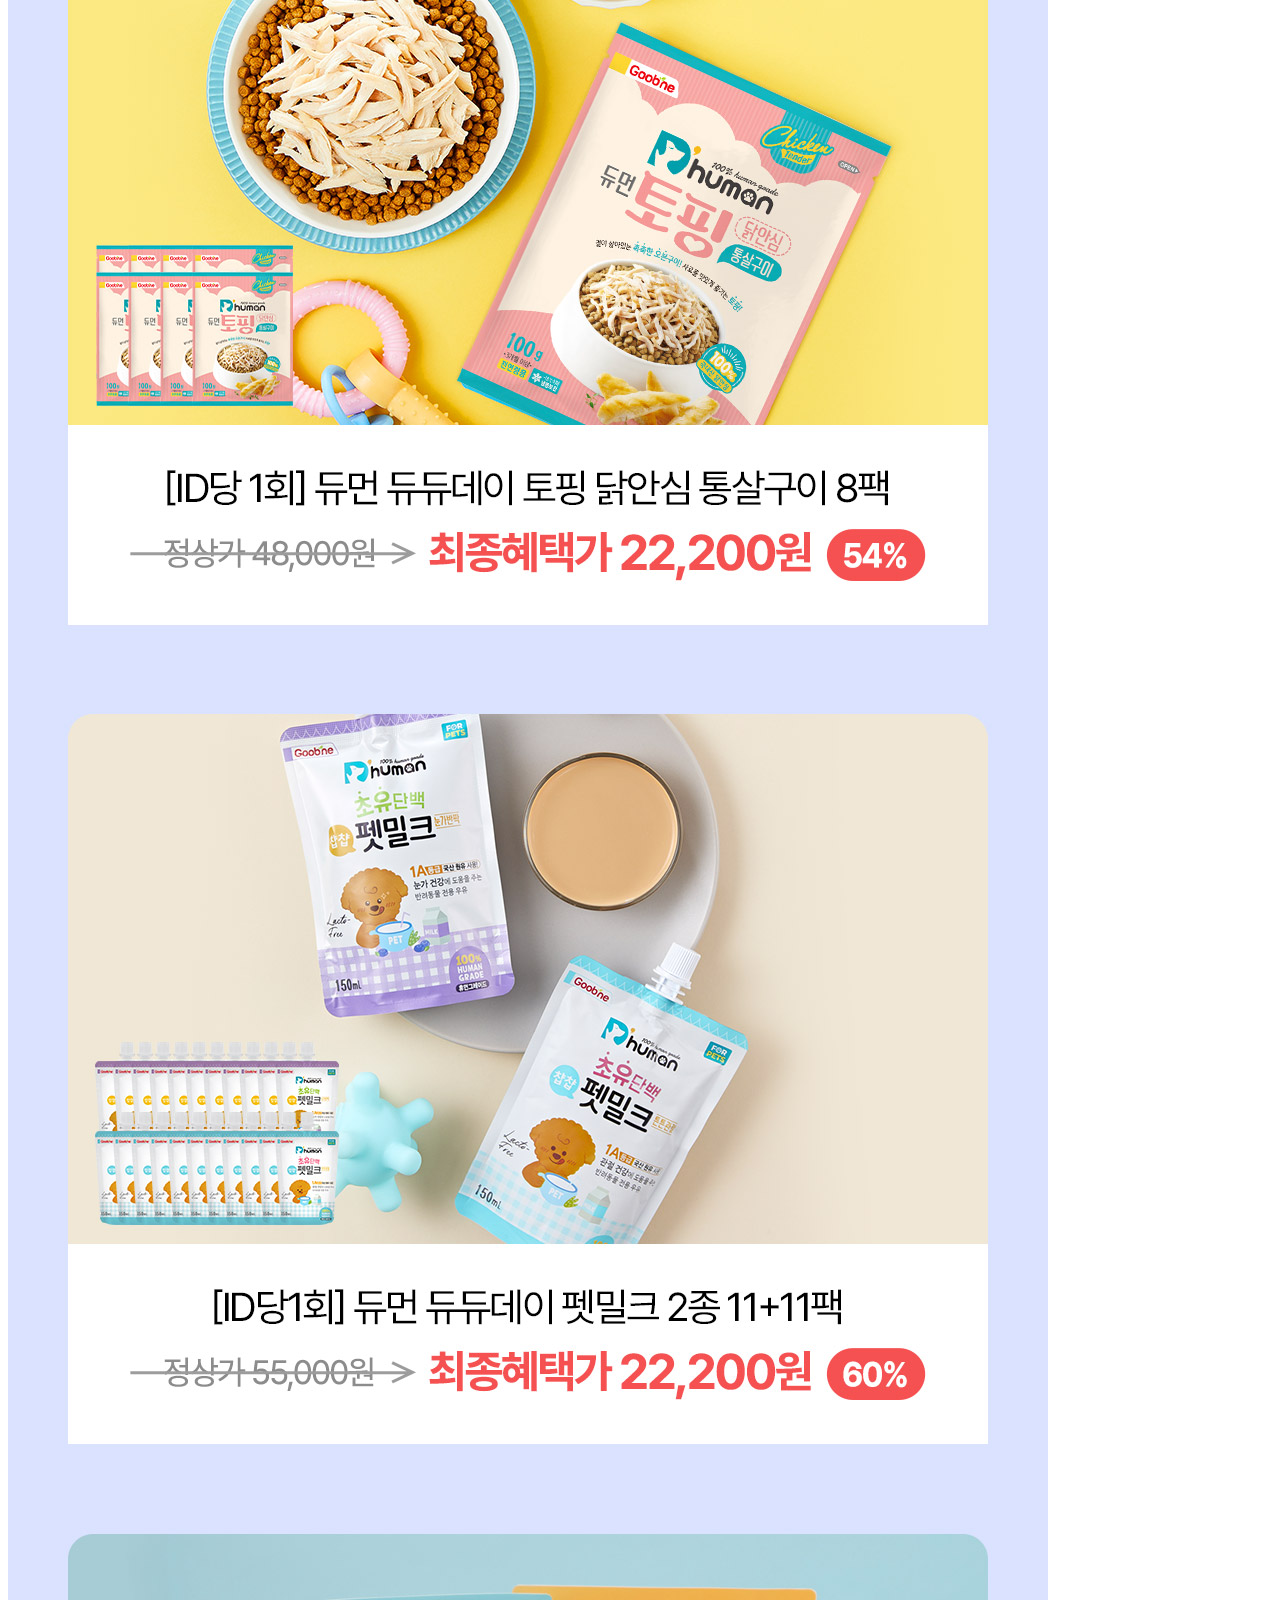
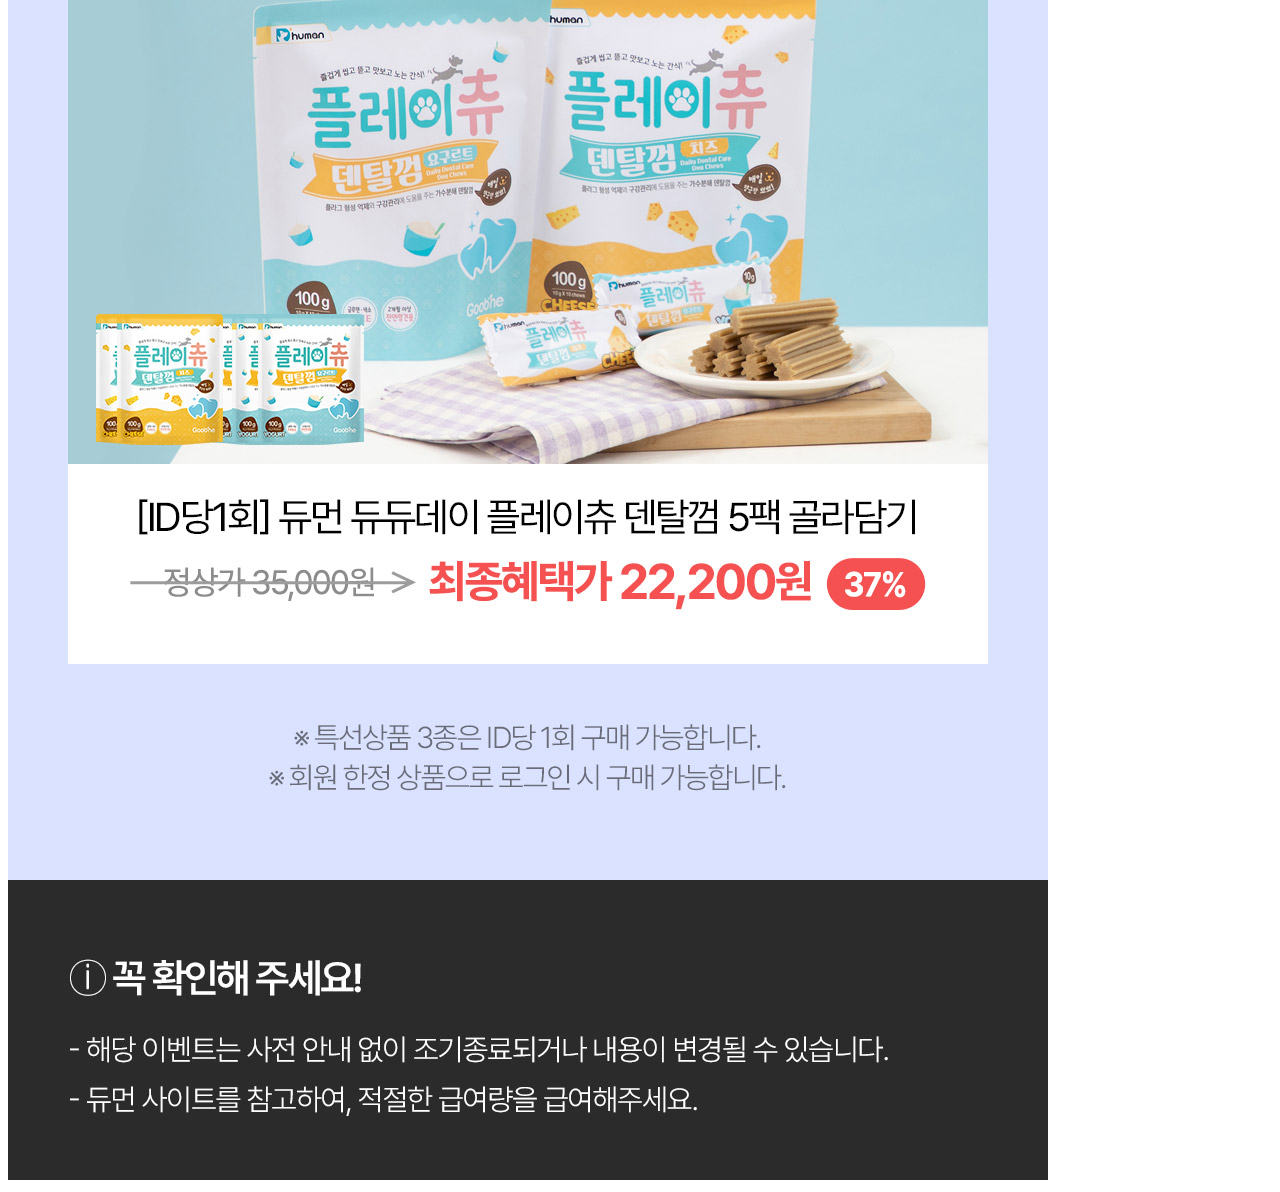
<file: img/promotion-dhudhuday.html>
<!DOCTYPE html>
<html lang="ko">
    <head>
        <meta charset="UTF-8" />
        <meta name="viewport" content="width=device-width, initial-scale=1.0" />
        <title>듀듀데이</title>
    </head>
    <style>
        figure {
            width: 100%;
            overflow-x: hidden;
            margin: 0 auto;
        }
    </style>
    <body>
        <figure><img src="./0219_dhudhuday_event.jpg" alt="듀듀데이" /></figure>
    </body>
</html>
</file>
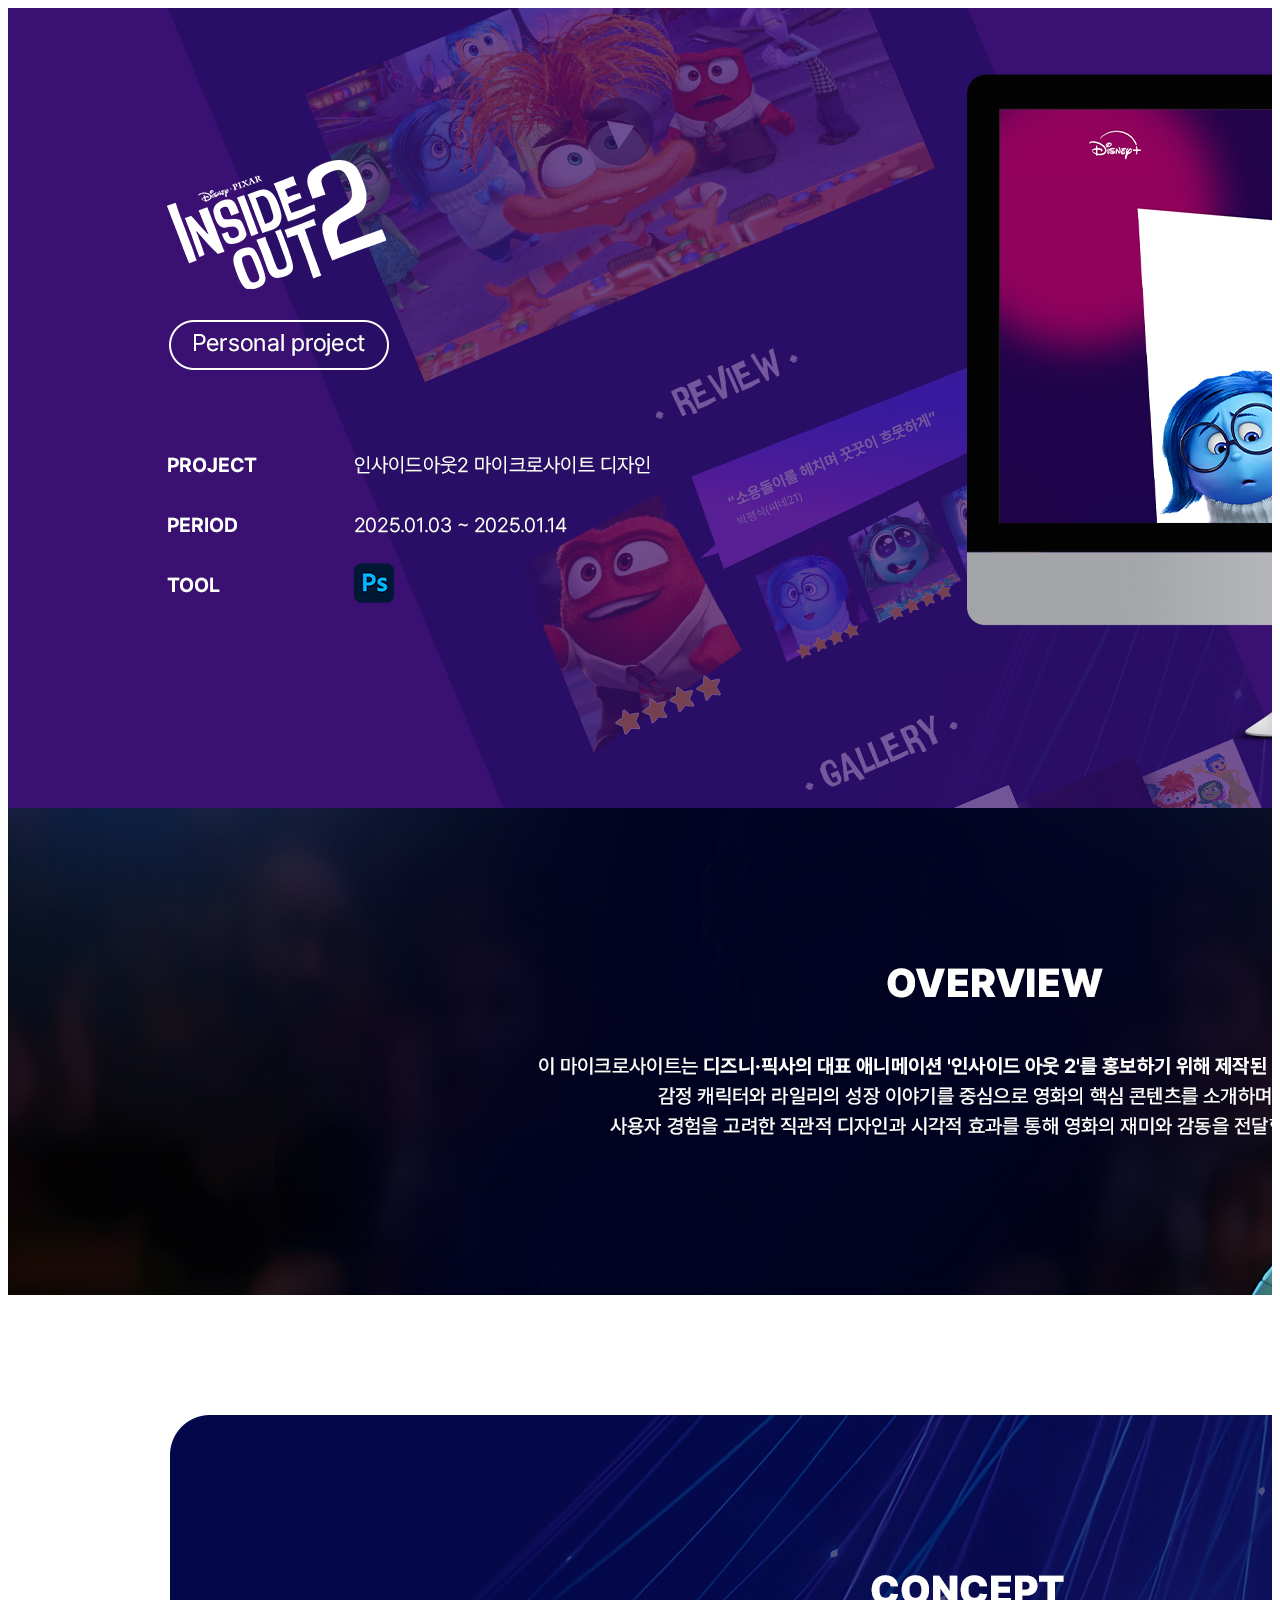
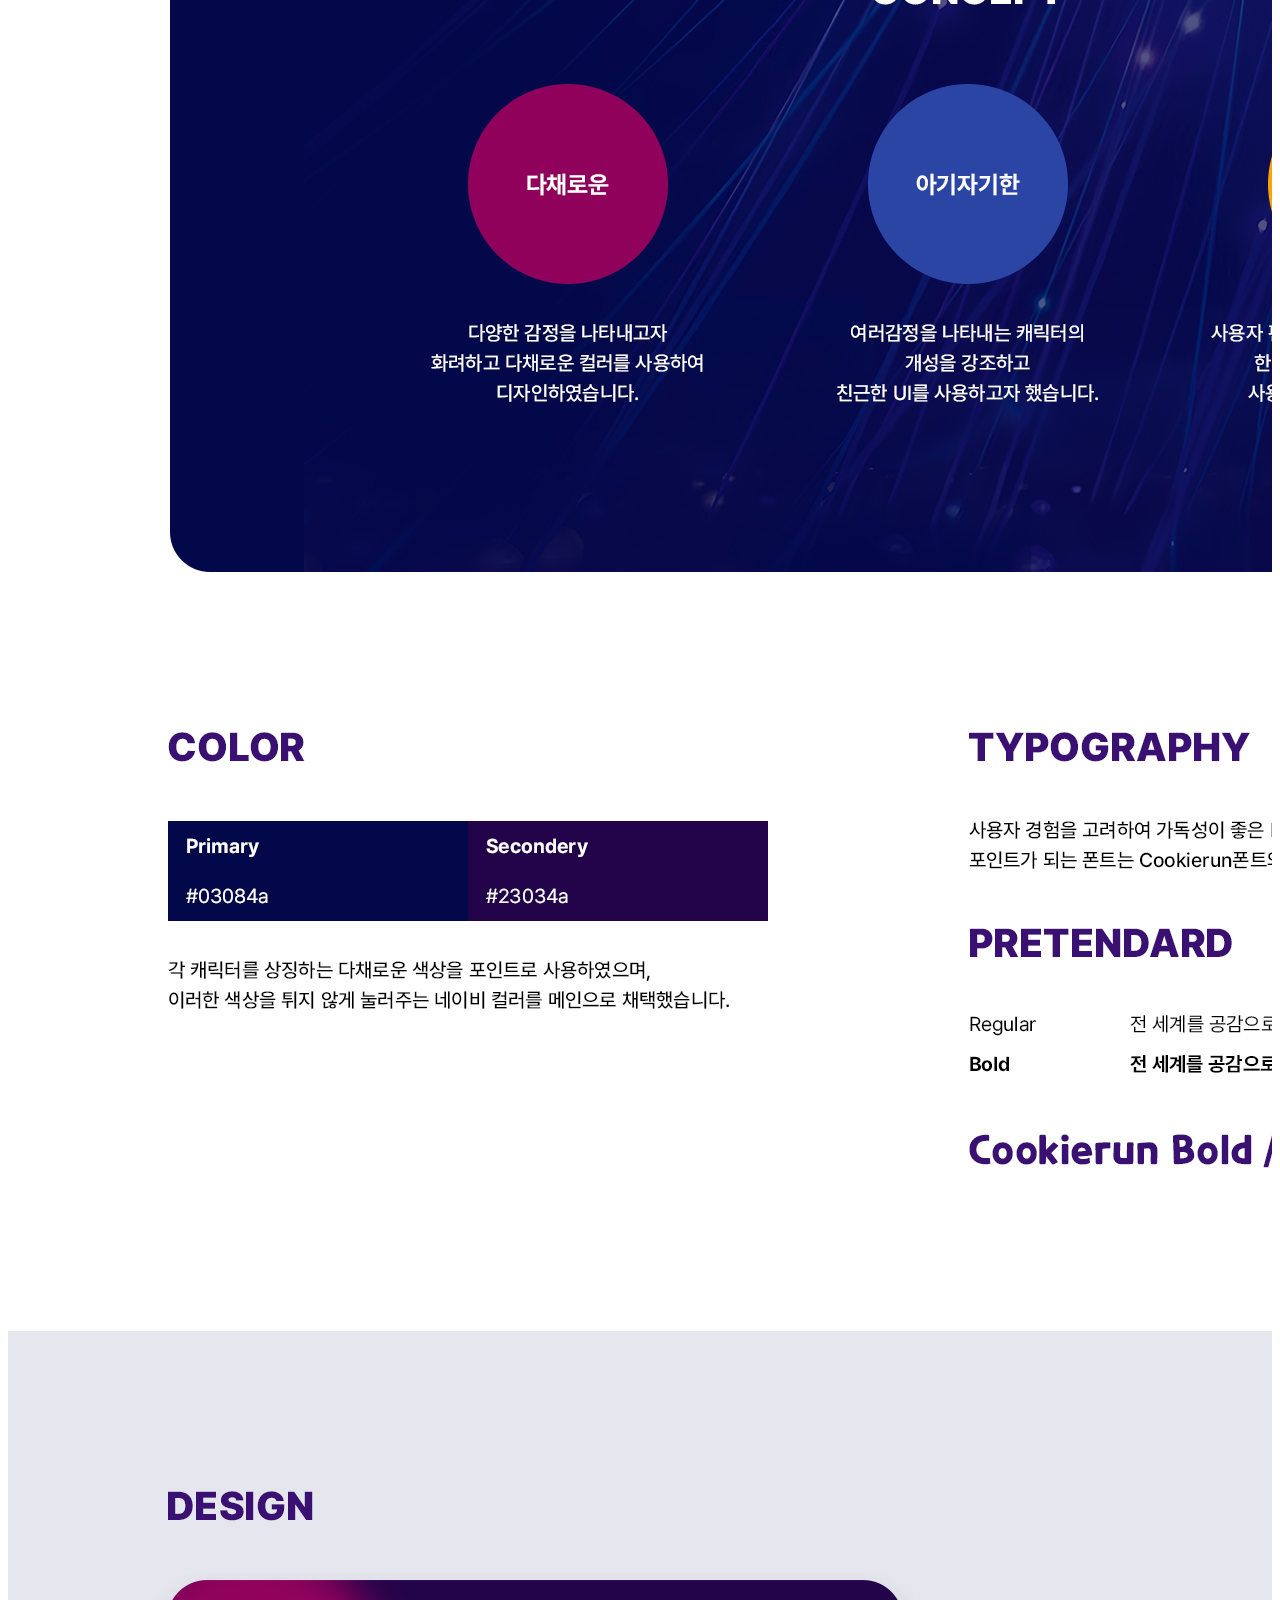
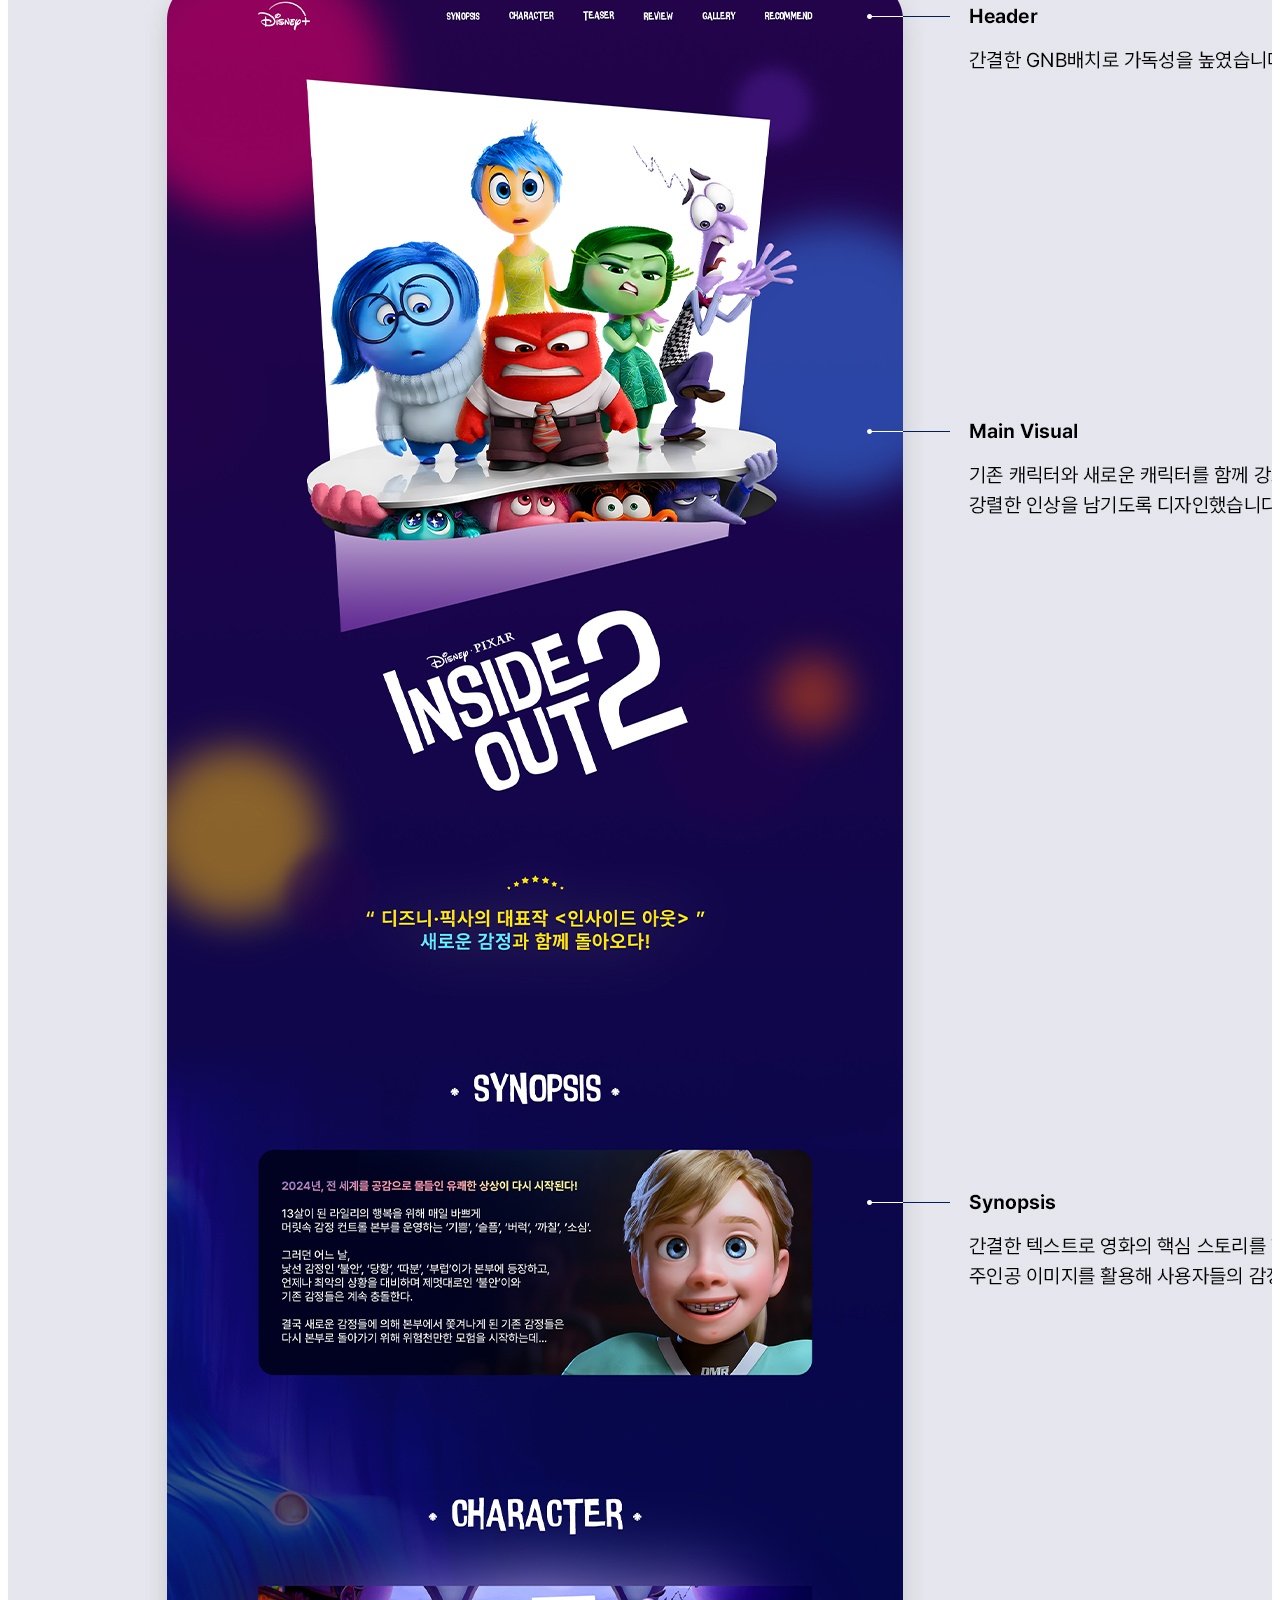
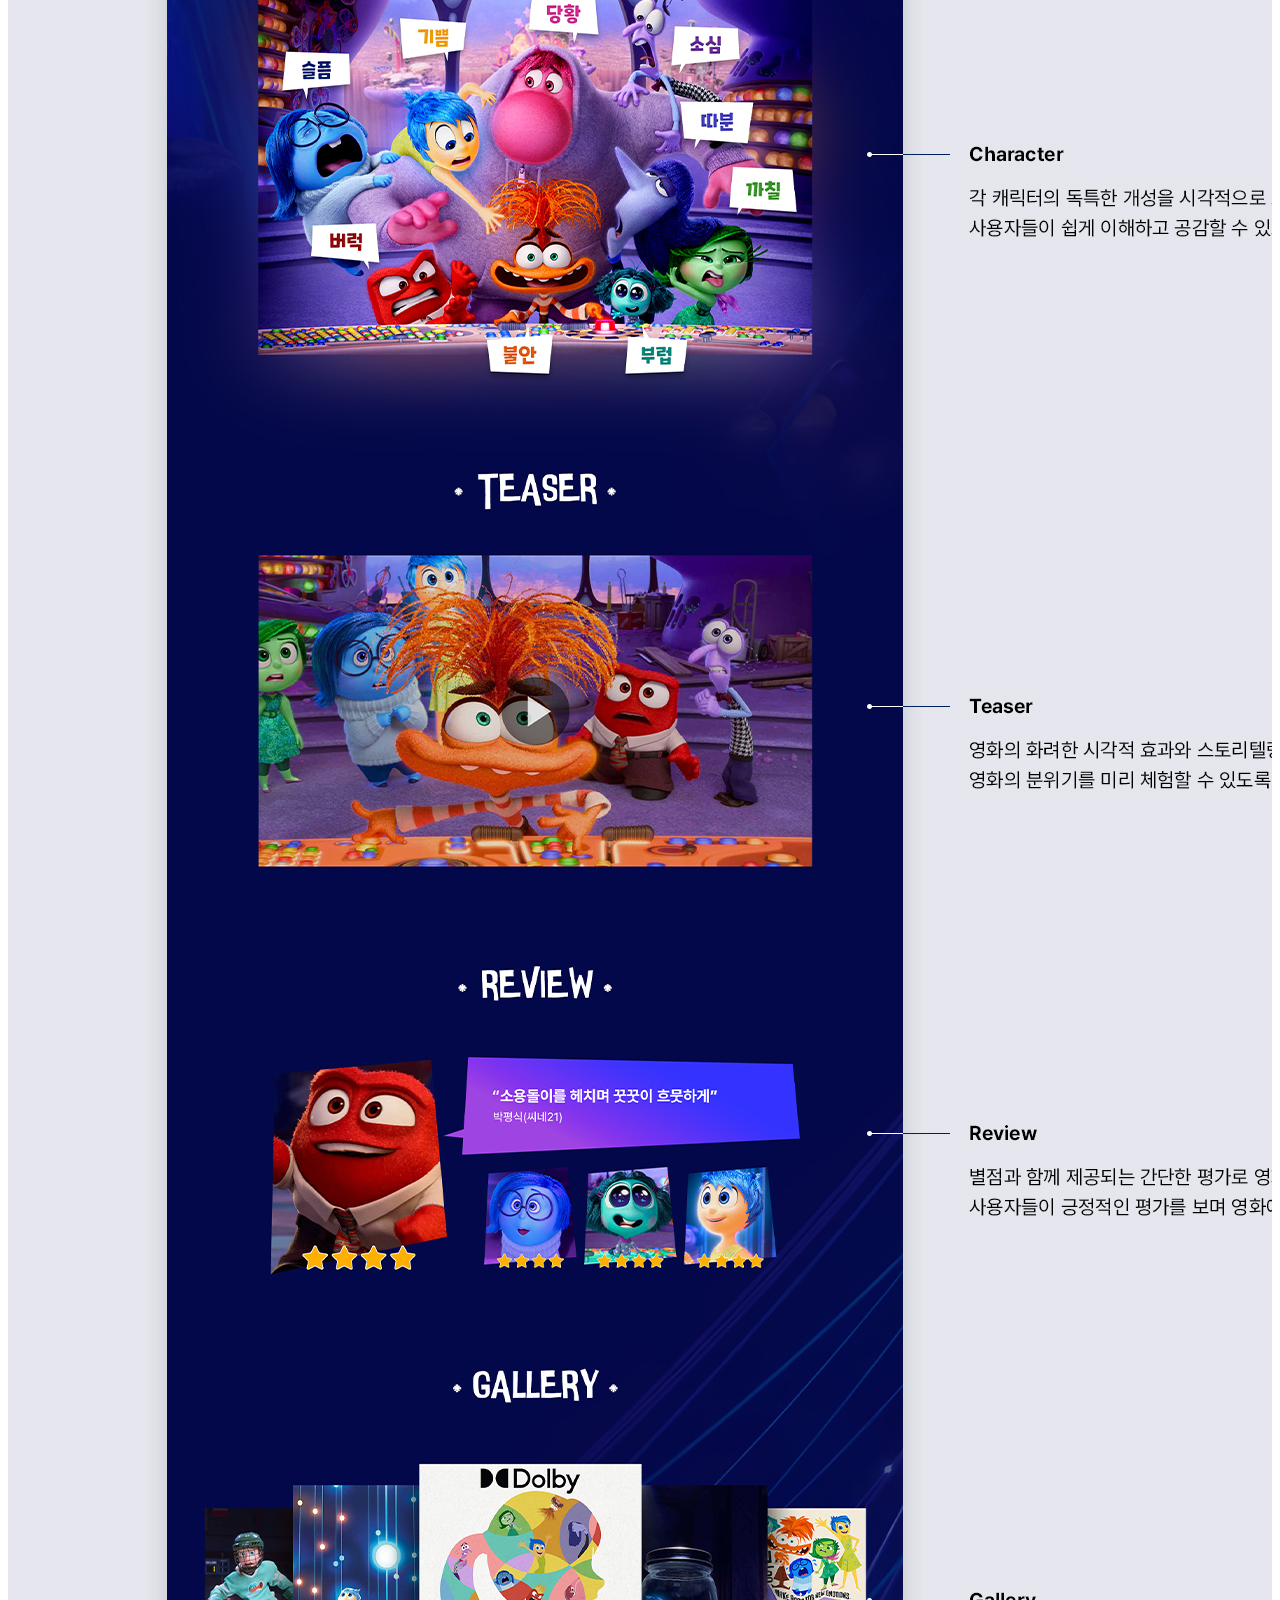
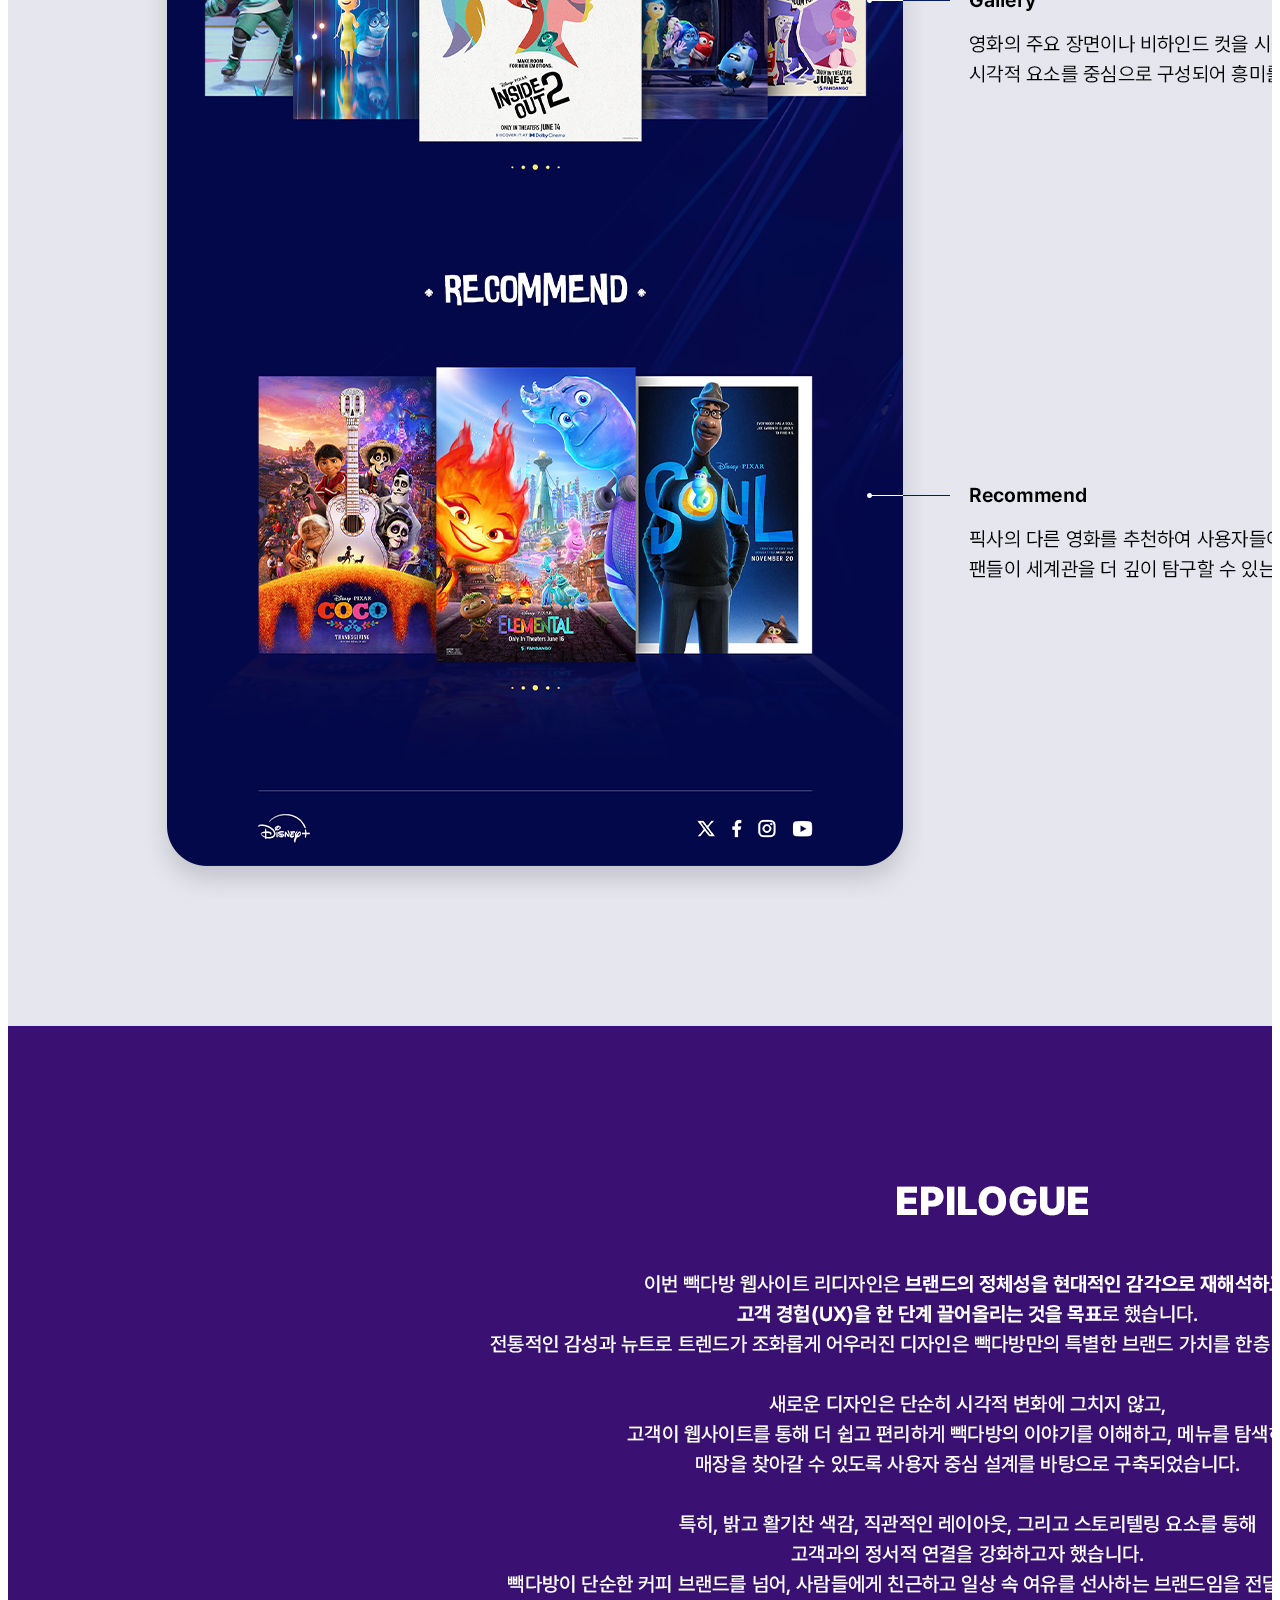
<file: img/promotion-insideout-process.html>
<!DOCTYPE html>
<html lang="ko">
    <head>
        <meta charset="UTF-8" />
        <meta name="viewport" content="width=device-width, initial-scale=1.0" />
        <title>인사이드아웃2 프로세스 페이지</title>
    </head>
    <style>
        figure {
            width: 100%;
            overflow-x: hidden;
            margin: 0 auto;
        }
    </style>
    <body>
        <figure><img src="./insidout-pp.jpg" alt="인사이드아웃2" /></figure>
    </body>
</html>
</file>
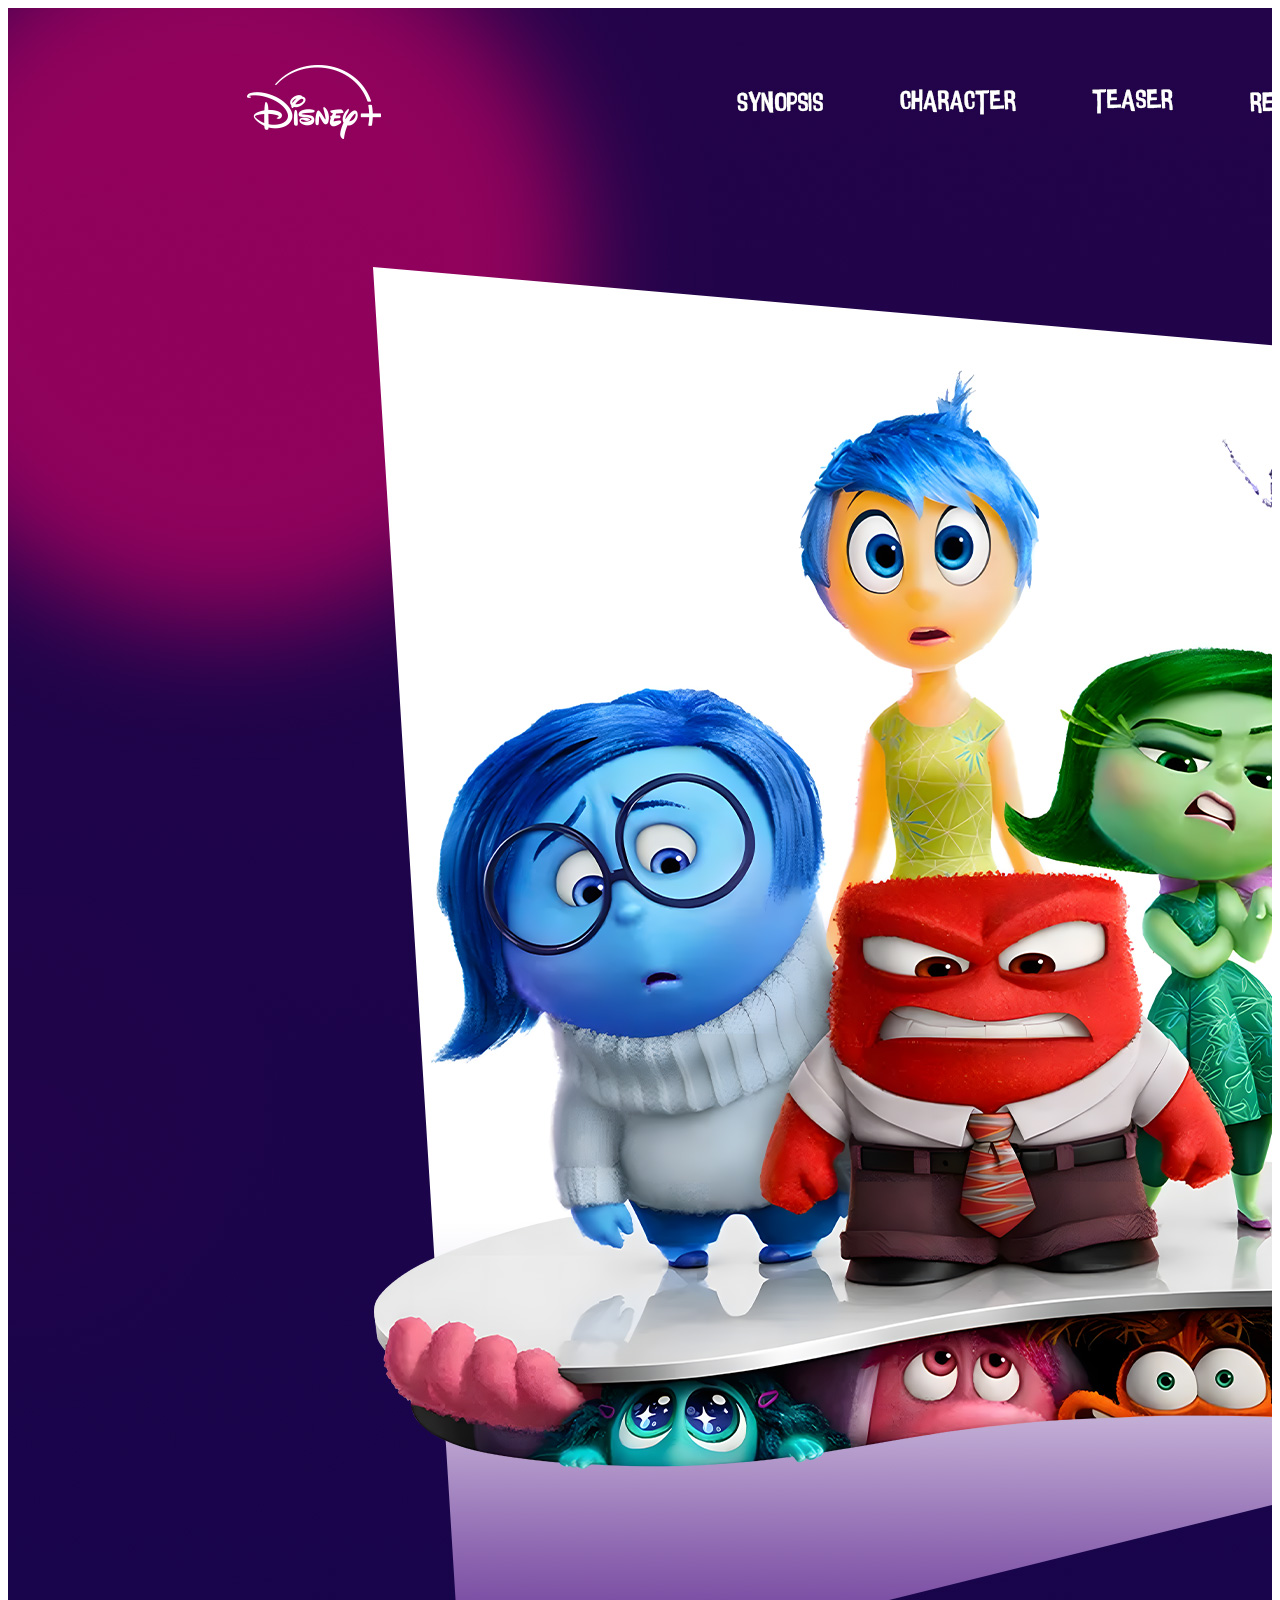
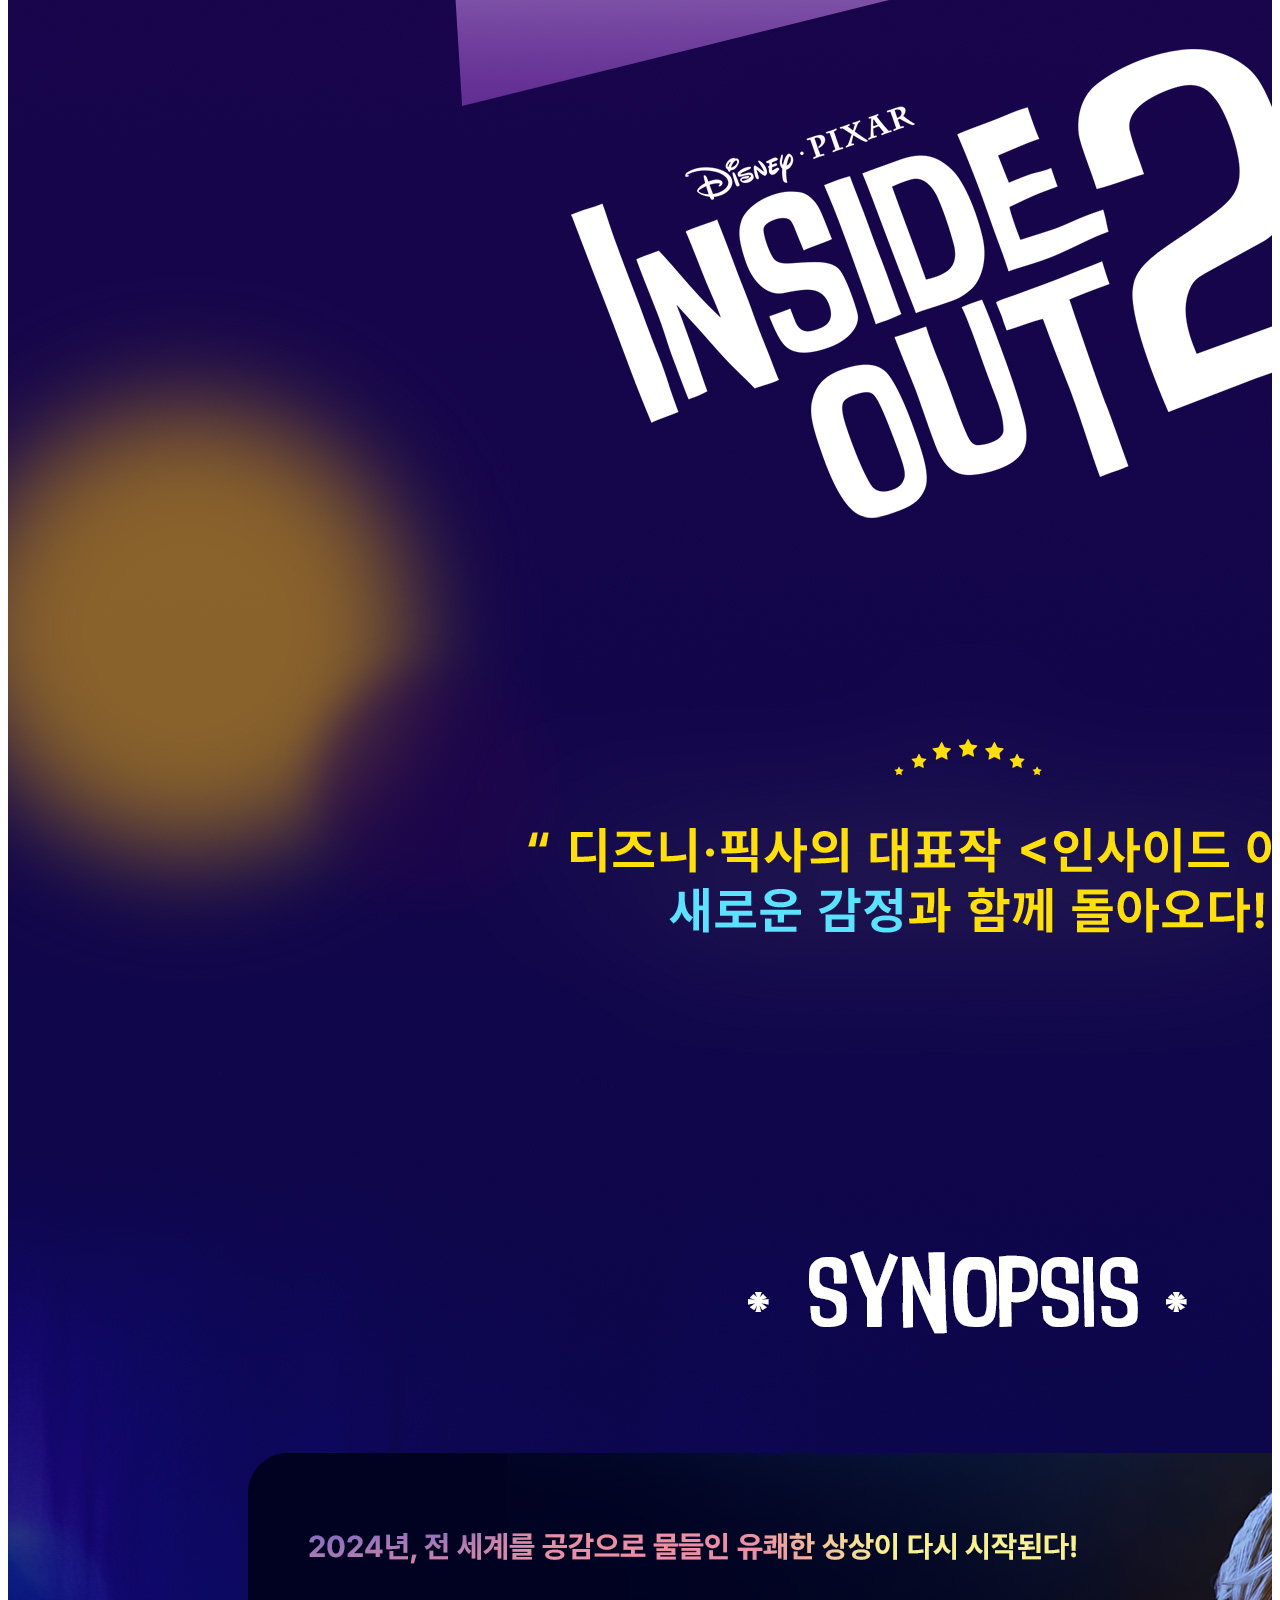
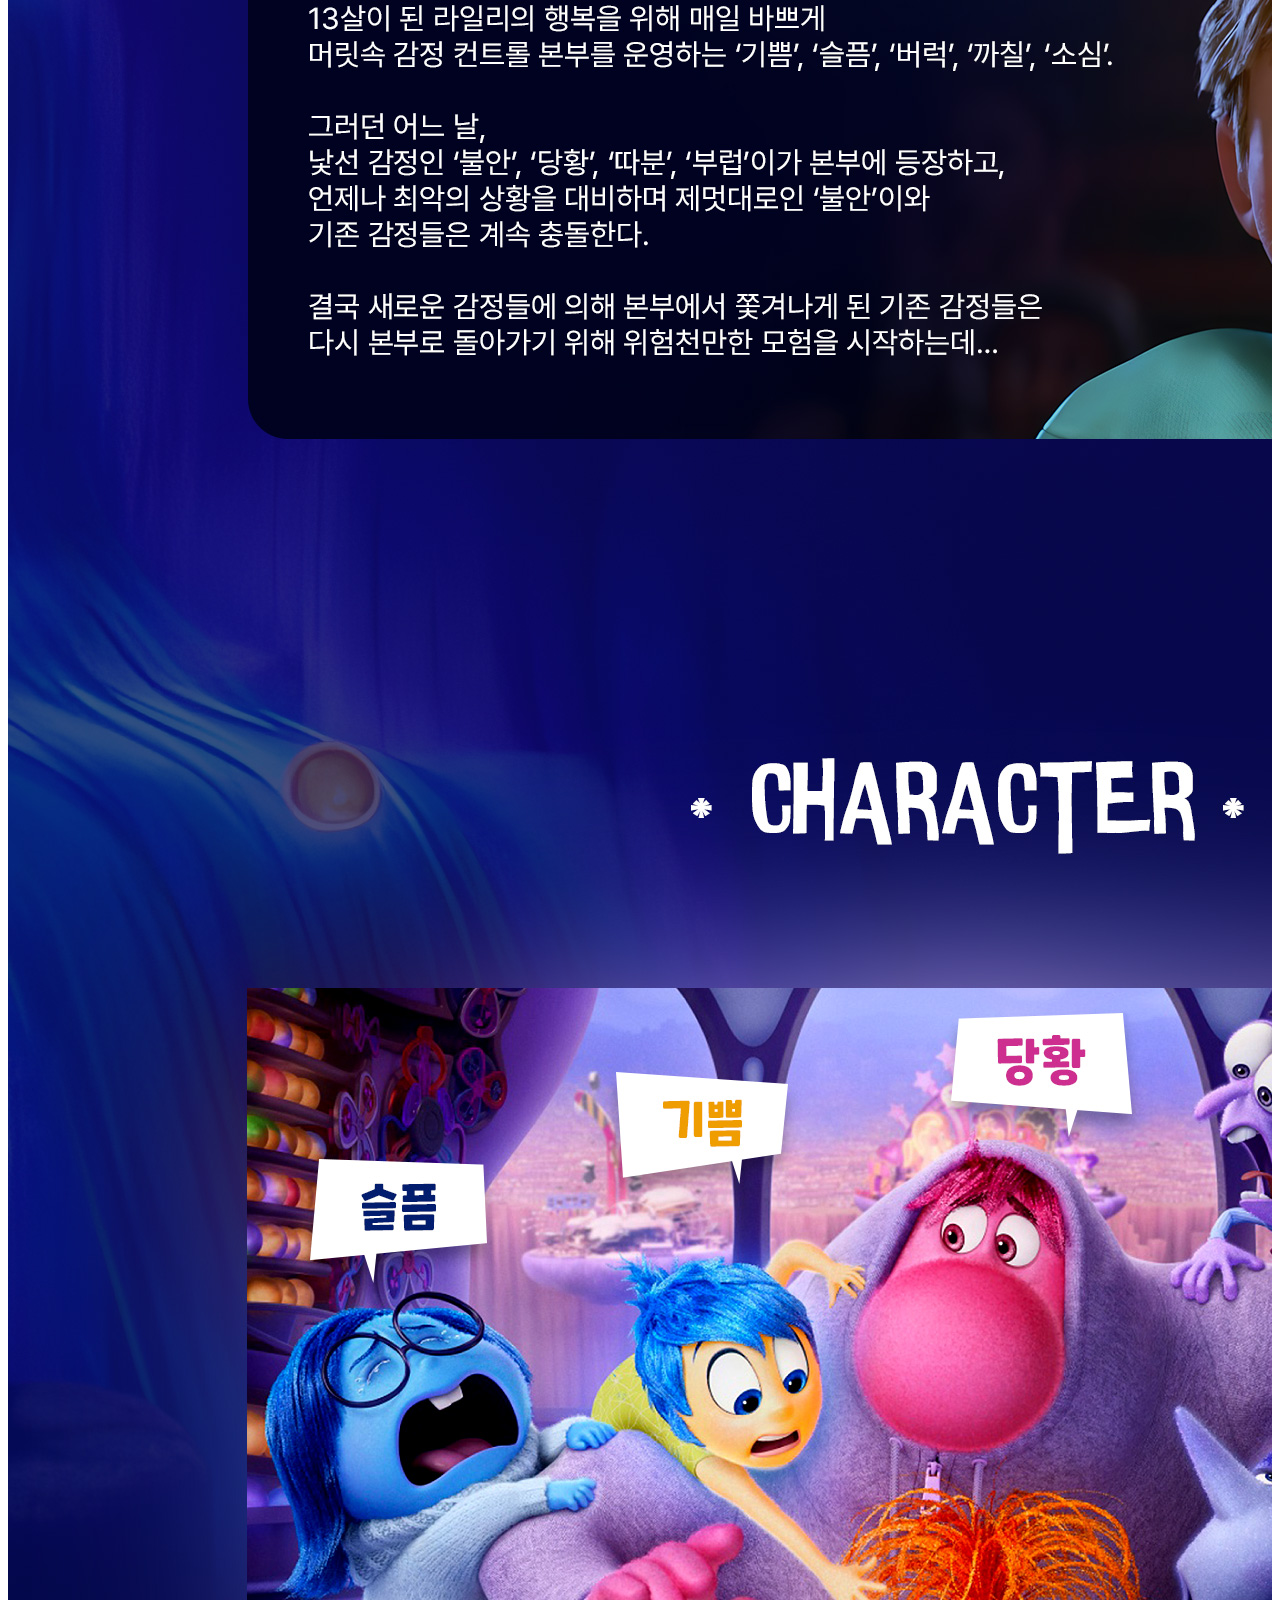
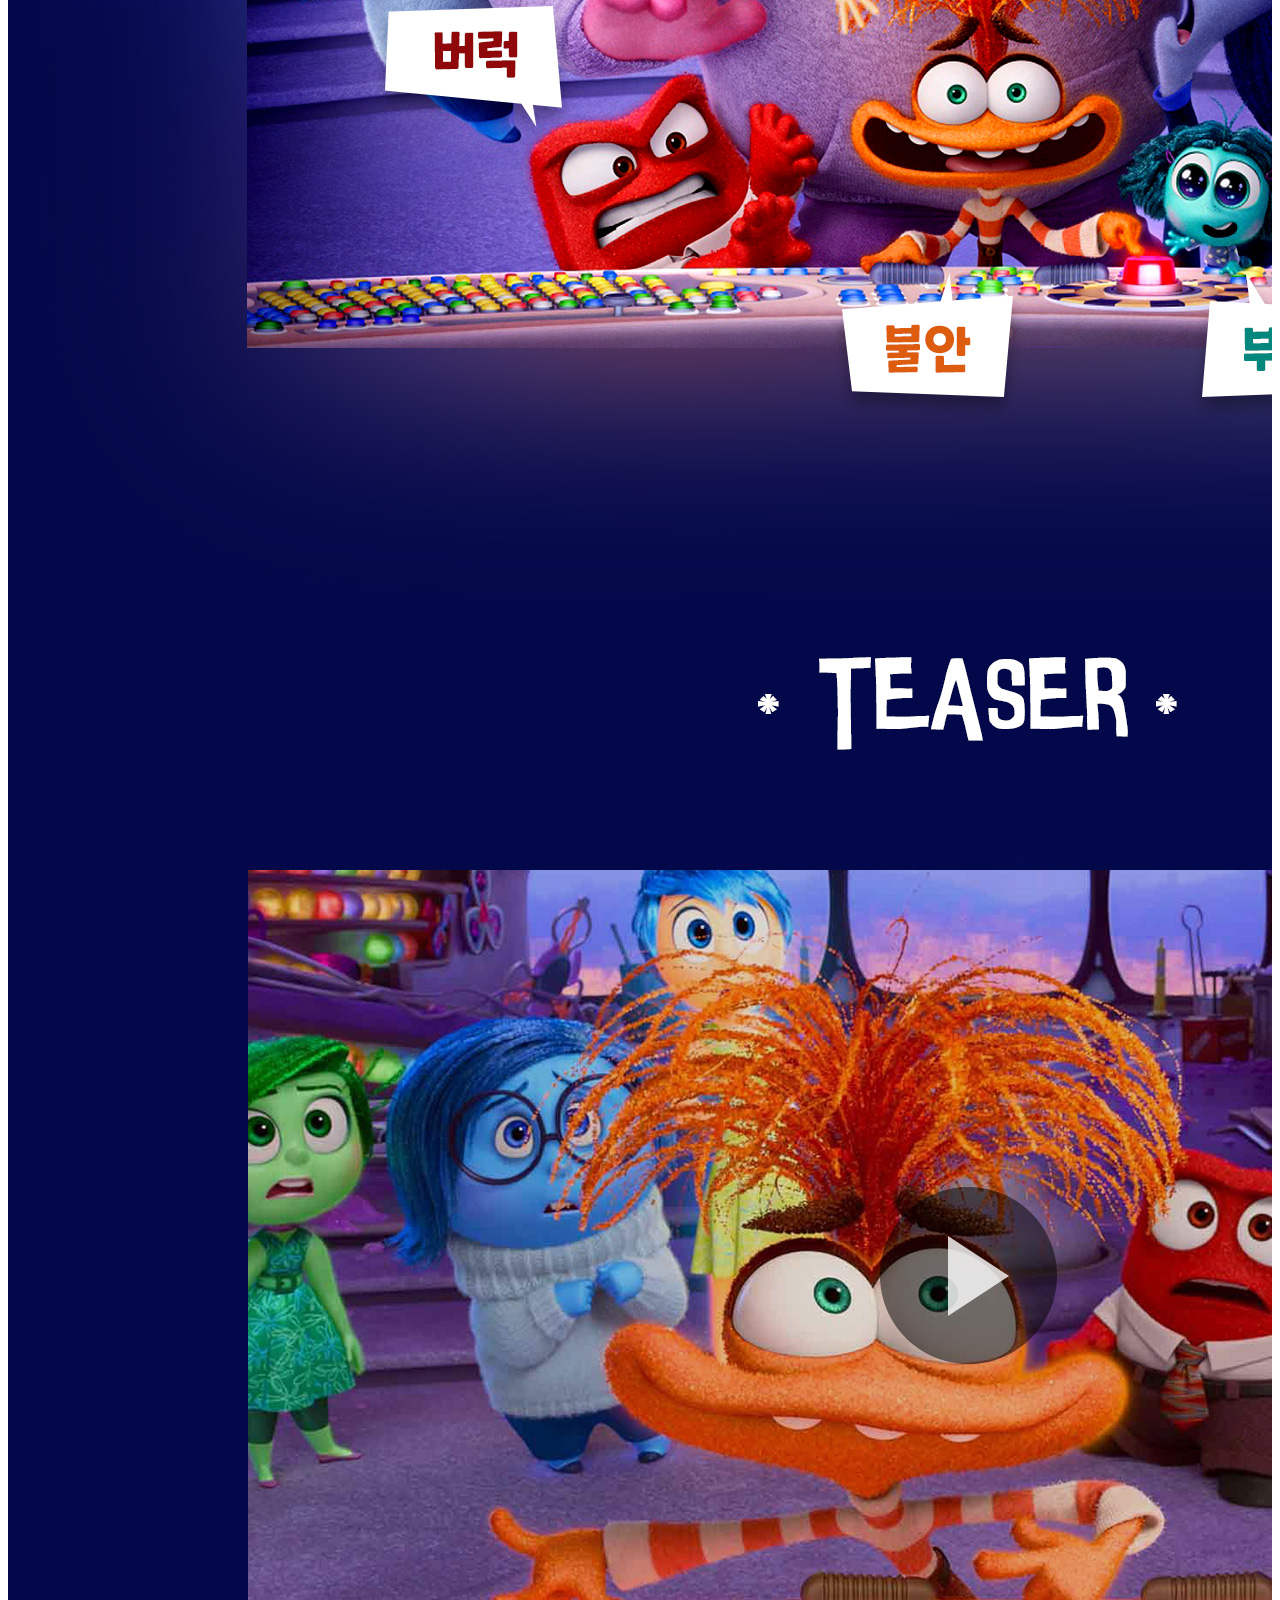
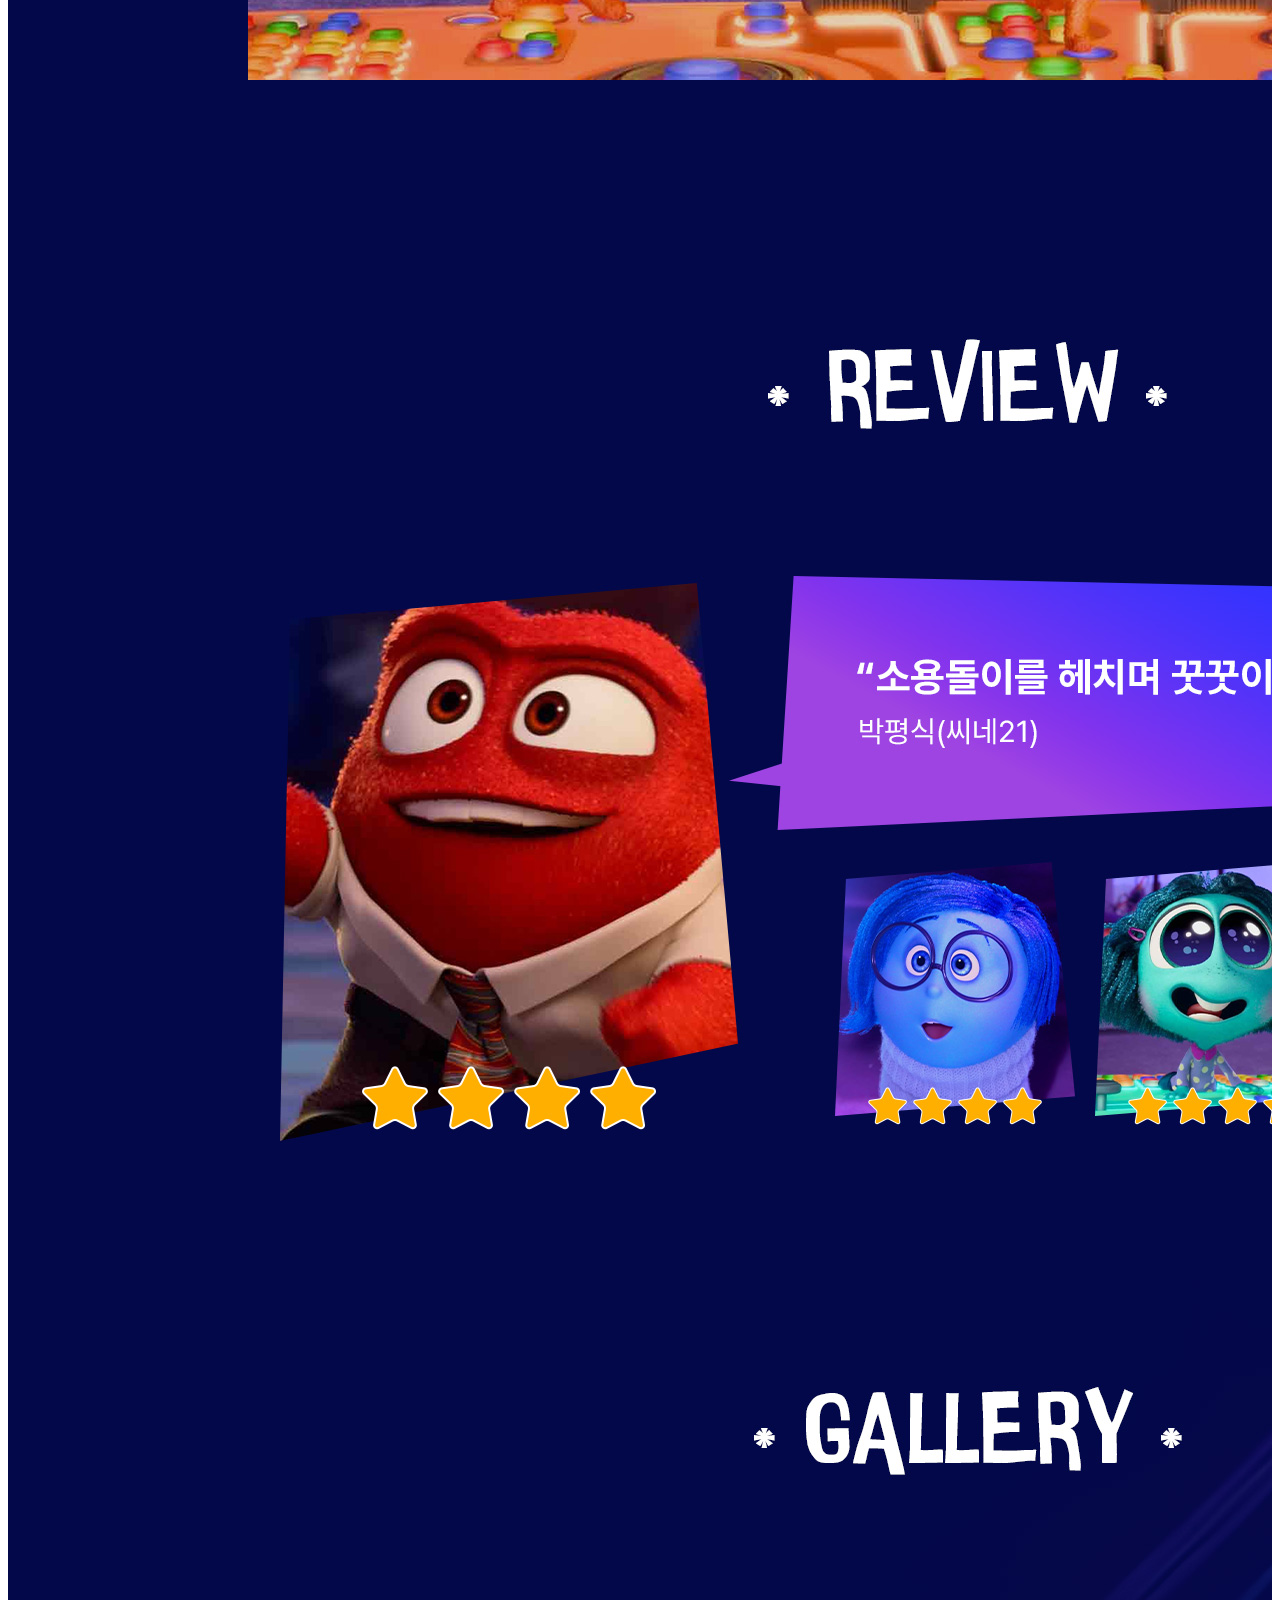
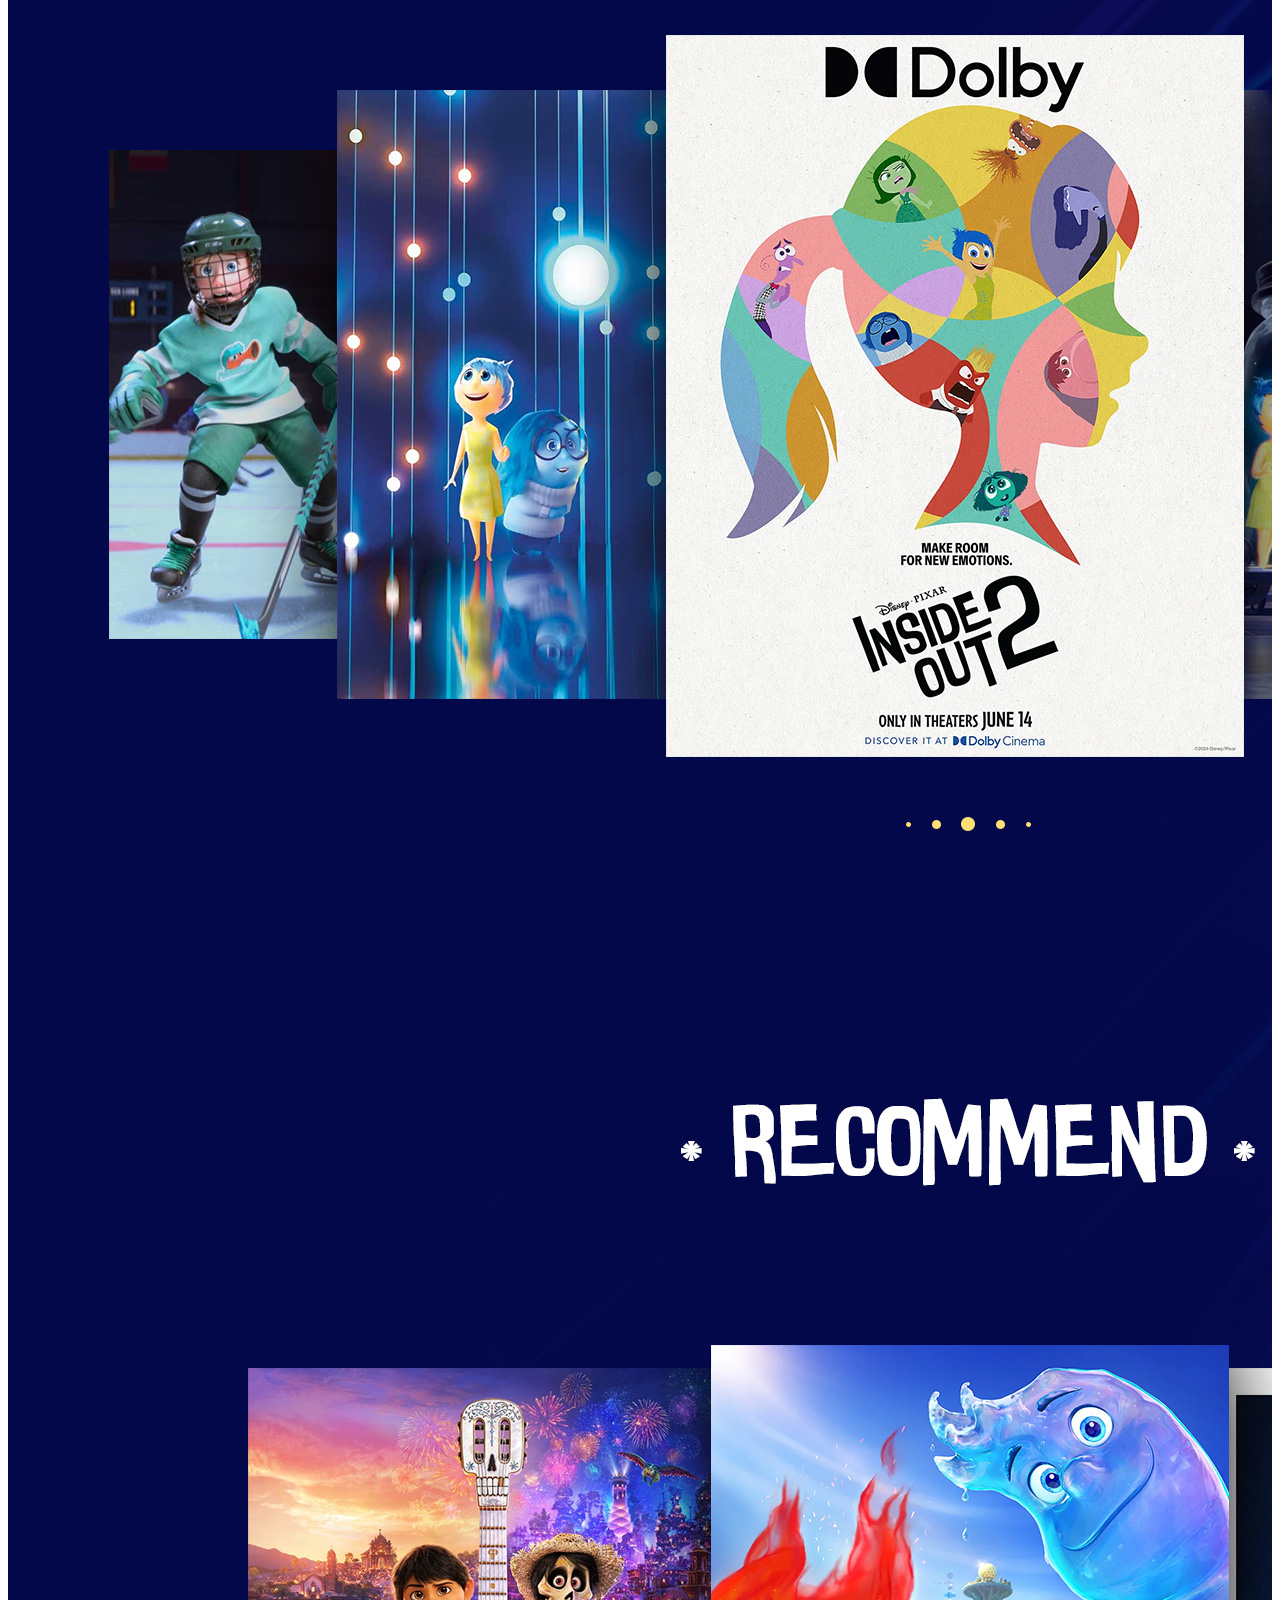
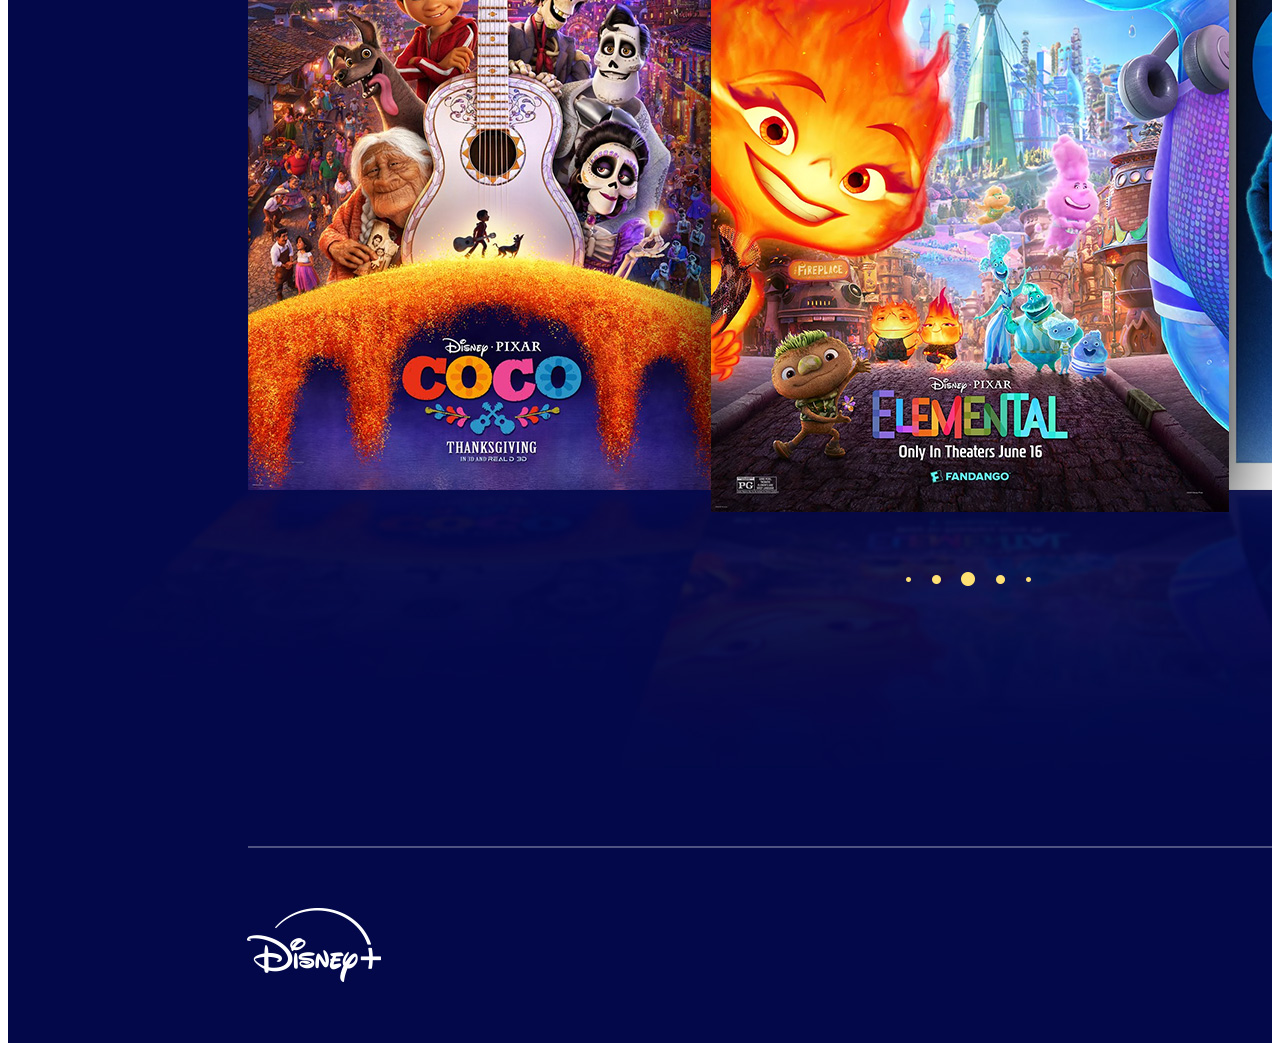
<file: img/promotion-insideout.html>
<!DOCTYPE html>
<html lang="ko">
    <head>
        <meta charset="UTF-8" />
        <meta name="viewport" content="width=device-width, initial-scale=1.0" />
        <title>인사이드아웃2</title>
    </head>
    <style>
        figure {
            width: 100%;
            overflow-x: hidden;
            margin: 0 auto;
        }
    </style>
    <body>
        <figure><img src="./micro.jpg" alt="인사이드아웃2" /></figure>
    </body>
</html>
</file>
